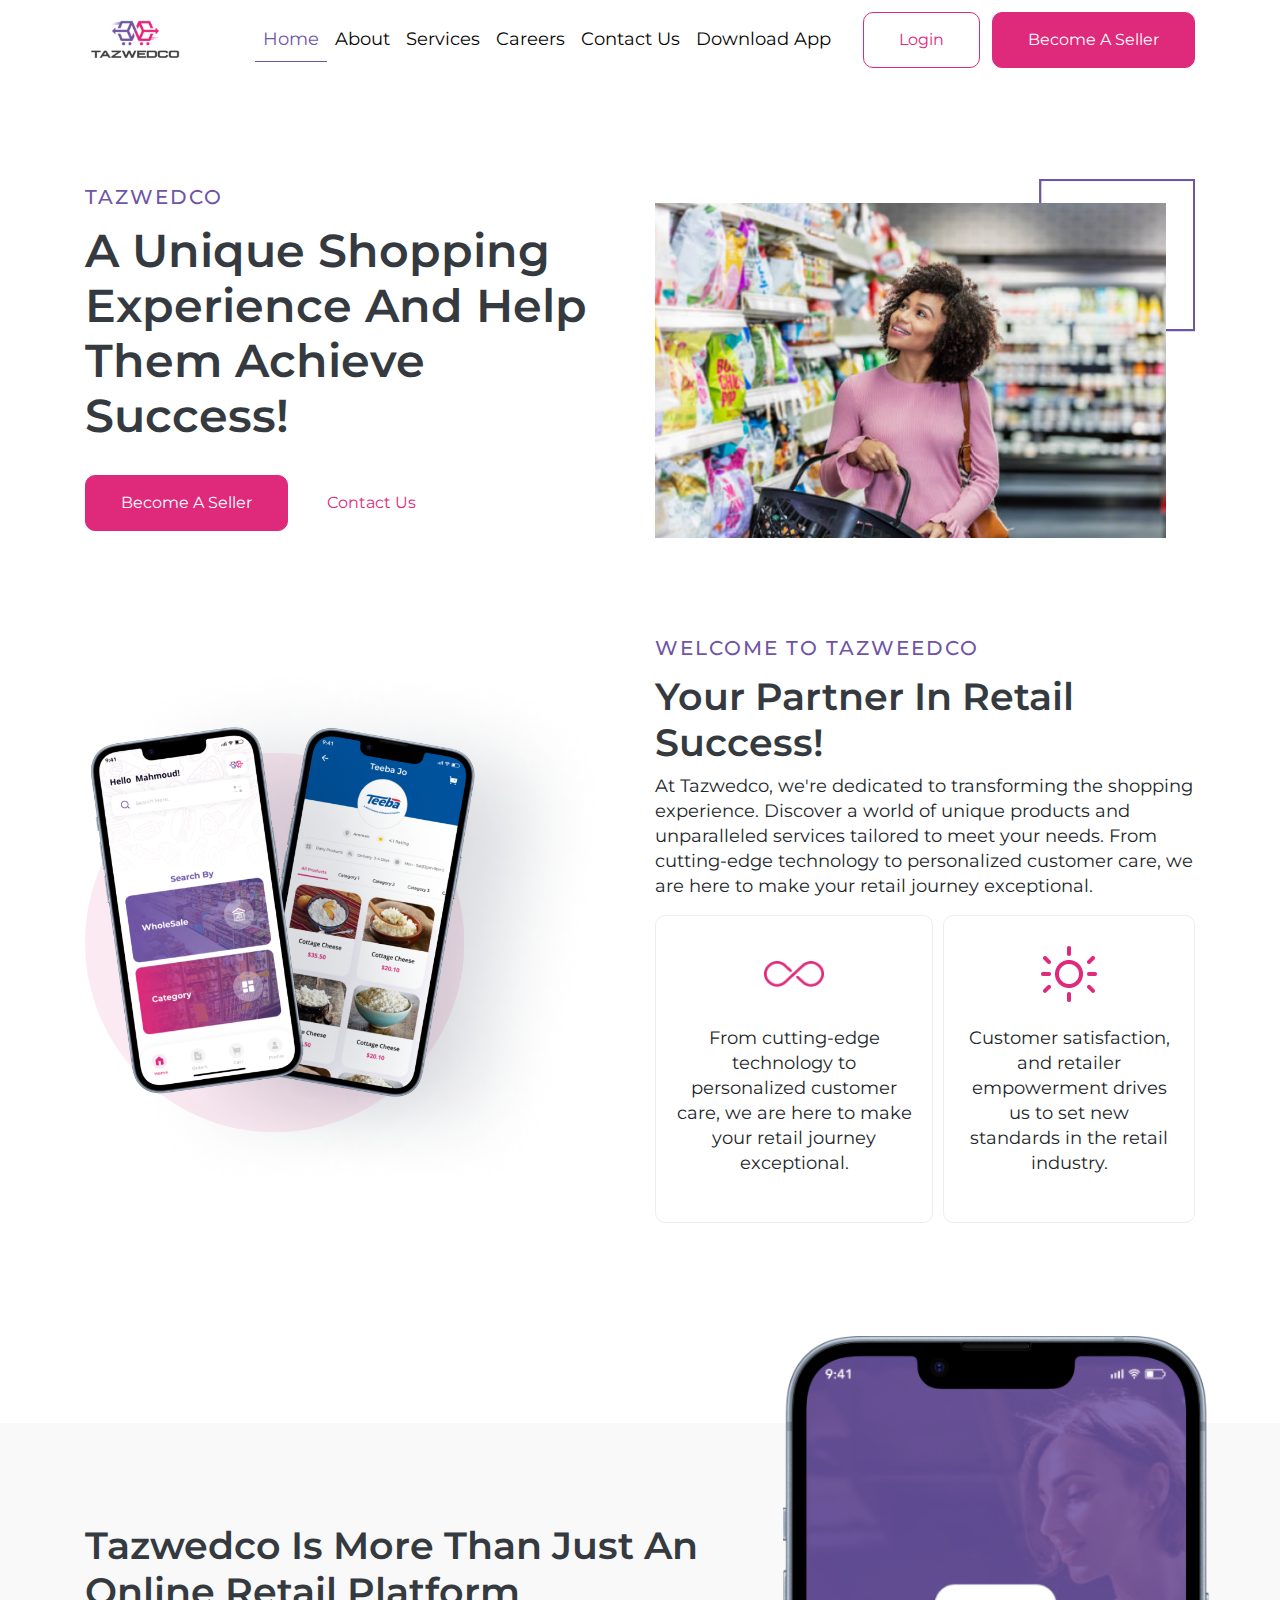
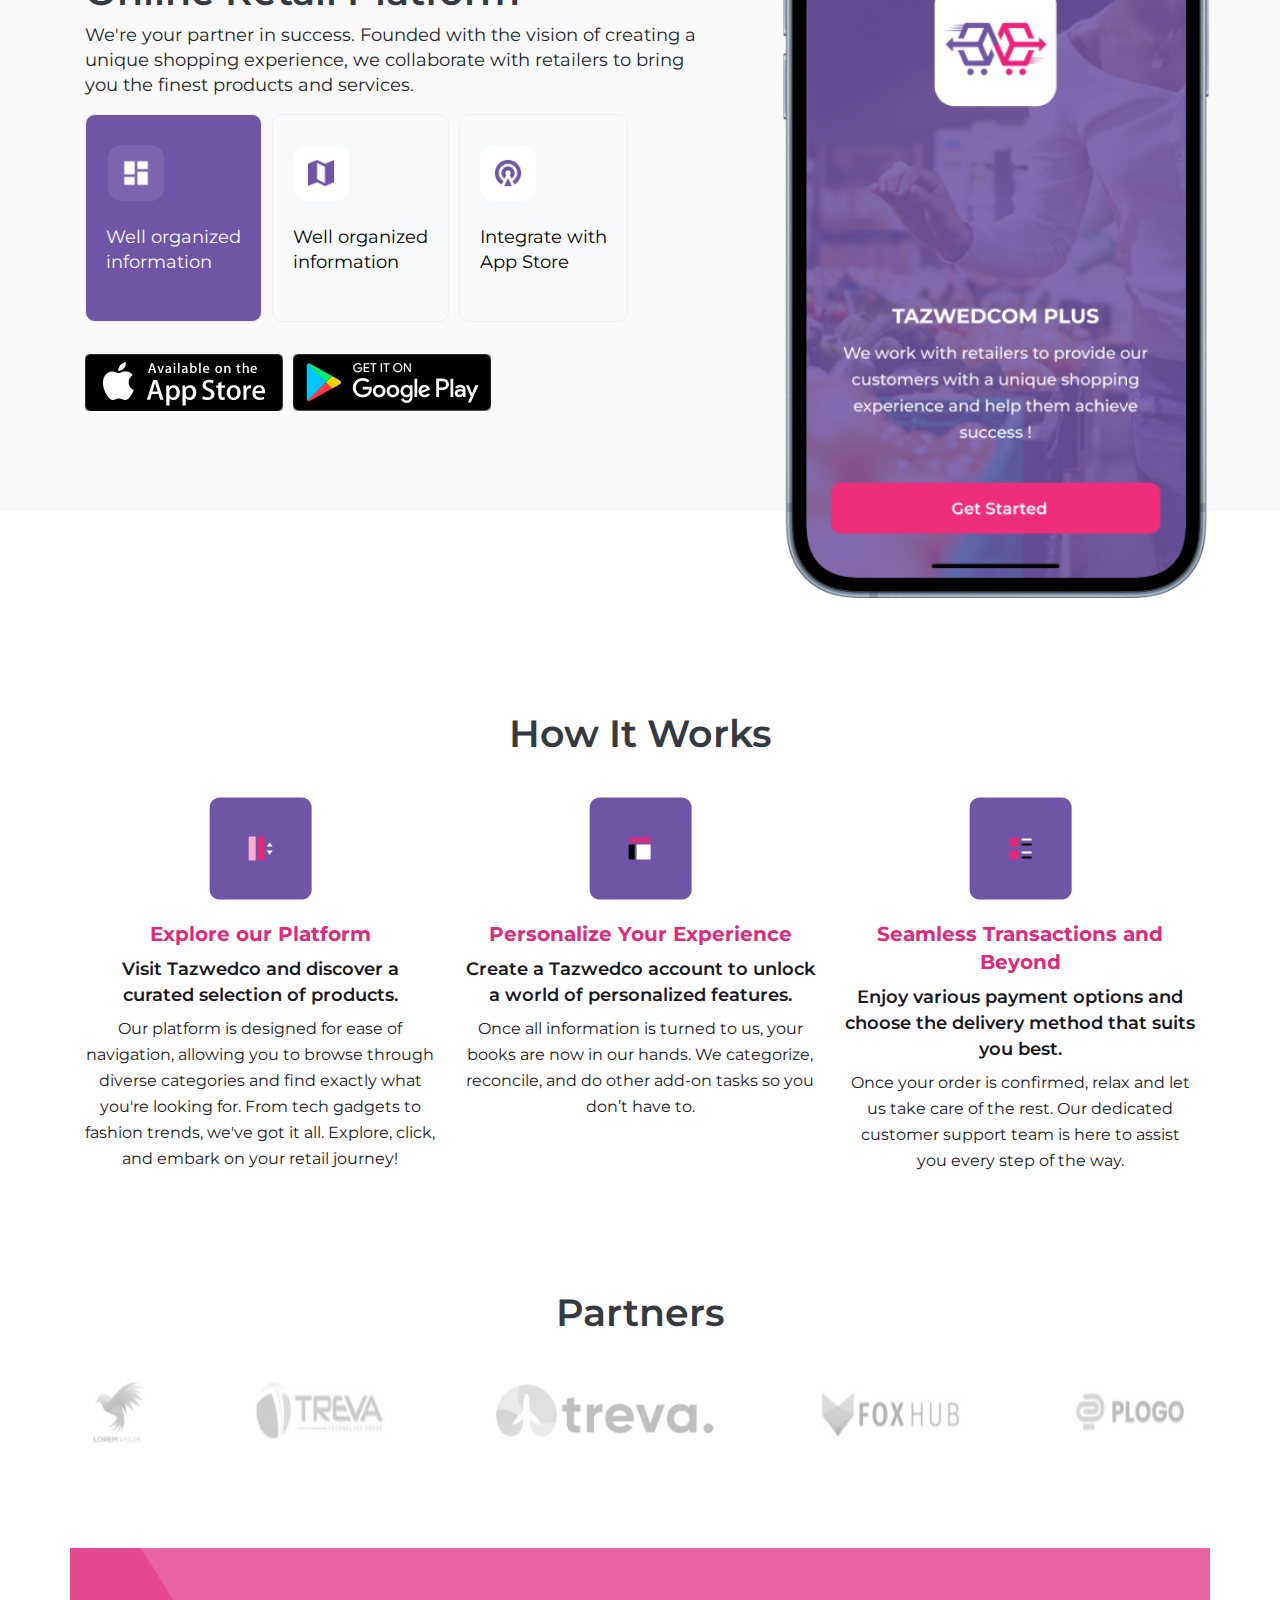
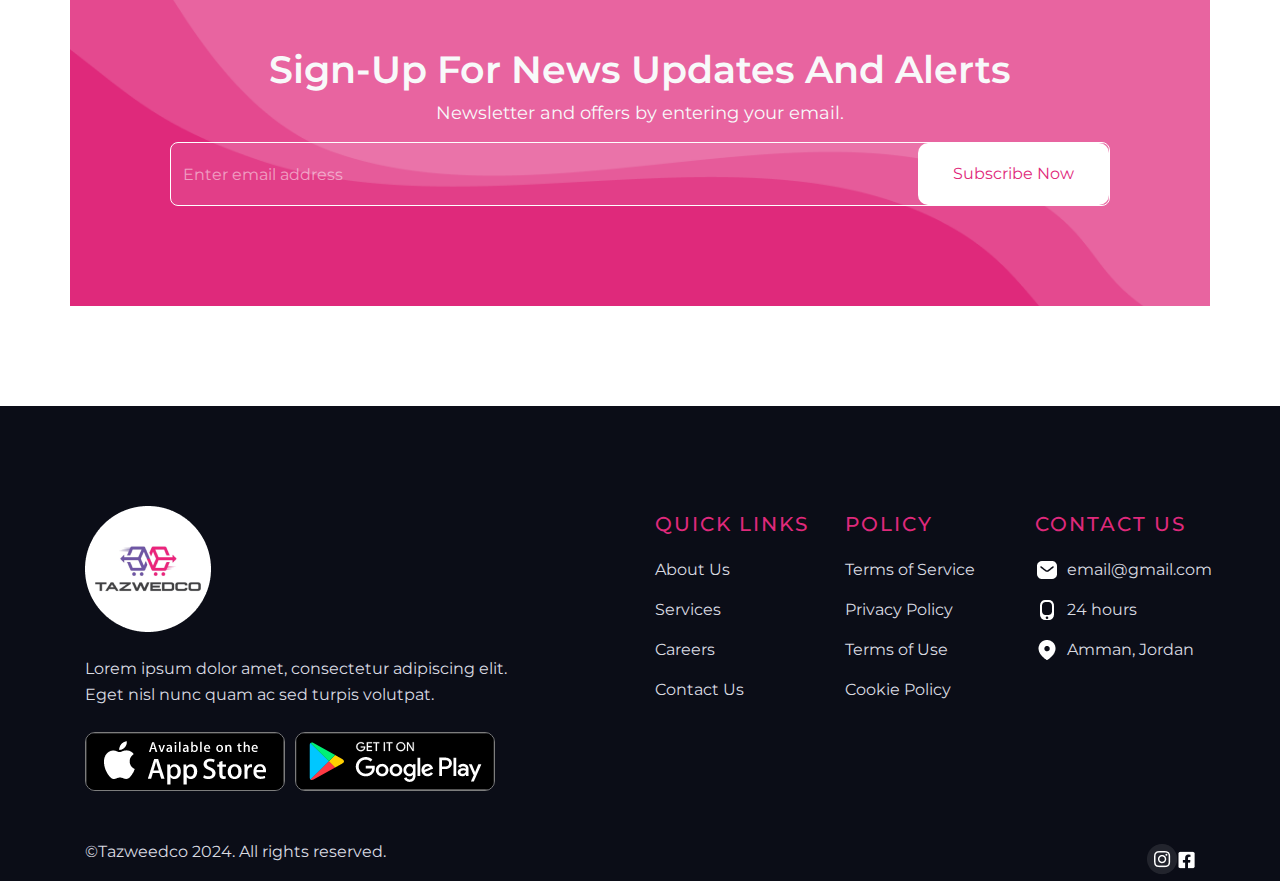
<file: index.html>
<!DOCTYPE html>
<html lang="en">
  <head>
    <meta charset="UTF-8" />
    <meta
      name="viewport"
      content="width=device-width, initial-scale=1, shrink-to-fit=no"
    />
    <link
      rel="stylesheet"
      href="https://maxcdn.bootstrapcdn.com/bootstrap/4.0.0/css/bootstrap.min.css"
    />

    <link rel="stylesheet" href="assets/css/style.css" />
    <link rel="icon" type="image/x-icon" href="assets/img/favicon-32x32.png">
    <title>Home</title>
  </head>

  <body>
    <nav class="navbar navbar-expand-lg">
      <div class="container">
        <a class="navbar-brand" href="/">
          <img src="assets/img/logo.png" alt="Tazwedco" width="100" />
        </a>

        <button
          class="navbar-toggler"
          type="button"
          data-toggle="collapse"
          data-target="#navbarNav"
          aria-controls="navbarNav"
          aria-expanded="false"
          aria-label="Toggle navigation"
        >
          <span class="navbar-toggler-icon"></span>
        </button>

        <div
          class="collapse navbar-collapse justify-content-end"
          id="navbarNav"
        >
          <ul class="navbar-nav ml-auto mr-4">
            <li class="nav-item">
              <a class="nav-link active" href="/">Home</a>
            </li>
            <li class="nav-item">
              <a class="nav-link" href="/about.html">About</a>
            </li>
            <li class="nav-item">
              <a class="nav-link" href="/services.html">Services</a>
            </li>
            <li class="nav-item">
              <a class="nav-link" href="/careers.html">Careers</a>
            </li>
            <li class="nav-item">
              <a class="nav-link" href="/contact-us.html">Contact Us</a>
            </li>
            <li class="nav-item">
              <a class="nav-link" href="/download-app.html">Download App</a>
            </li>
          </ul>

          <div class="my-2 my-lg-0">
            <a class="btn btn-outline-primary mr-2" href="/login.html">Login</a>
            <a class="btn btn-primary" href="/become-a-seller.html"
              >Become A Seller</a
            >
          </div>
        </div>
      </div>
    </nav>

    <section class="banner-section pt-100">
      <div class="container">
        <div class="row">
          <div class="col-lg-6 d-flex flex-column justify-content-center">
            <h3 class="small-heading text-purpal">Tazwedco</h3>
            <h1 class="primary-heading text-dark mt-2">
              a unique shopping experience and help <br />
              them achieve success!
            </h1>
            <div class="mt-4">
              <a class="btn btn-primary" href="/become-a-seller.html"
                >Become A Seller</a
              >
              <a
                class="btn btn-primary border-0 bg-transparent text-pink mr-2"
                href="/contact-us.html"
                >Contact Us</a
              >
            </div>
          </div>
          <div class="col-lg-6">
            <img src="assets/img/banner-image.png" width="100%" alt="" />
          </div>
        </div>
      </div>
    </section>

    <section class="welcome-section pt-100 pb-100">
      <div class="container">
        <div class="row">
          <div class="col-lg-6 d-flex flex-column justify-content-center">
            <img src="assets/img/48095730.png" width="100%" alt="" />
          </div>
          <div class="col-lg-6 d-flex flex-column justify-content-center">
            <h3 class="small-heading text-purpal">Welcome to Tazweedco</h3>
            <h2 class="medium-heading text-dark mt-2">
              Your Partner in Retail Success!
            </h2>
            <p class="text">
              At Tazwedco, we're dedicated to transforming the shopping
              experience. Discover a world of unique products and unparalleled
              services tailored to meet your needs. From cutting-edge technology
              to personalized customer care, we are here to make your retail
              journey exceptional.
            </p>
            <div class="d-md-flex gap-10">
              <div class="card-box mt-2 mt-md-0 w-md-50 text-center">
                <img
                  src="assets/img/infinty-ico.png"
                  alt=""
                  width="60"
                  height="56"
                  class="object-fit-contain"
                />
                <p class="text text-center mt-4">
                  From cutting-edge technology to personalized customer care, we
                  are here to make your retail journey exceptional.
                </p>
              </div>
              <div class="card-box mt-2 mt-md-0 w-md-50 text-center">
                <img
                  src="assets/img/sun-ico.png"
                  alt=""
                  width="56"
                  height="56"
                  class="object-fit-contain"
                />
                <p class="text text-center mt-4">
                  Customer satisfaction, and retailer empowerment drives us to
                  set new standards in the retail industry.
                </p>
              </div>
            </div>
          </div>
        </div>
      </div>
    </section>

    <section class="feature-section bg-gray mt-100">
      <div class="container">
        <div class="row">
          <div
            class="col-lg-7 d-flex flex-column justify-content-center pt-100 pb-100"
          >
            <h2 class="medium-heading text-dark">
              Tazwedco is more than just an online retail platform
            </h2>
            <p class="text">
              We're your partner in success. Founded with the vision of creating
              a unique shopping experience, we collaborate with retailers to
              bring you the finest products and services.
            </p>
            <div class="d-md-flex gap-10">
              <div class="card-box mt-2 mt-md-0 w-md-50 bg-purpal">
                <img
                  src="assets/img/48095732.png"
                  alt=""
                  width="60"
                  height="56"
                  class="object-fit-contain"
                />
                <p class="text mt-4 text-light">
                  Well organized <br />
                  information
                </p>
              </div>
              <div class="card-box mt-2 mt-md-0 w-md-50 bg-light">
                <img
                  src="assets/img/48095733.png"
                  alt=""
                  width="56"
                  height="56"
                  class="object-fit-contain"
                />
                <p class="text mt-4 text-black">
                  Well organized <br />
                  information
                </p>
              </div>
              <div class="card-box mt-2 mt-md-0 w-md-50 bg-light">
                <img
                  src="assets/img/48095734.png"
                  alt=""
                  width="56"
                  height="56"
                  class="object-fit-contain"
                />
                <p class="text mt-4 text-black">
                  Integrate with <br />
                  App Store
                </p>
              </div>
            </div>
            <div class="d-md-flex gap-10 mt-4">
              <a href="#" target="_blank" rel="noopener noreferrer">
                <img class="mt-2" src="assets/img/appstore.png" alt="" />
              </a>
              <a href="#" target="_blank" rel="noopener noreferrer">
                <img class="mt-2" src="assets/img/playstore.png" alt="" />
              </a>
            </div>
          </div>
          <div class="col-lg-5 d-flex flex-column justify-content-center">
            <img
              src="assets/img/Iphone-14.png"
              width="100%"
              alt=""
              class="Iphone-image position-absolute"
            />
          </div>
        </div>
      </div>
    </section>

    <section class="how-work-section pt-100 mt-100">
      <div class="container">
        <h2 class="medium-heading text-dark text-center">How It Works</h2>
        <div class="row mt-40">
          <div class="col-md-4">
            <div class="work-card text-center">
              <img src="/assets/img/explore-our-platform.png" alt="" />
              <h3>Explore our Platform</h3>
              <h4>
                Visit Tazwedco and discover a curated selection of products.
              </h4>
              <p>
                Our platform is designed for ease of navigation, allowing you to
                browse through diverse categories and find exactly what you're
                looking for. From tech gadgets to fashion trends, we've got it
                all. Explore, click, and embark on your retail journey!
              </p>
            </div>
          </div>
          <div class="col-md-4">
            <div class="work-card text-center">
              <img src="/assets/img/personalize-your-experience.png" alt="" />
              <h3>Personalize Your Experience</h3>
              <h4>
                Create a Tazwedco account to unlock a world of personalized
                features.
              </h4>
              <p>
                Once all information is turned to us, your books are now in our
                hands. We categorize, reconcile, and do other add-on tasks so
                you don’t have to.
              </p>
            </div>
          </div>
          <div class="col-md-4">
            <div class="work-card text-center">
              <img
                src="/assets/img/seamless-transactions-and-beyond.png"
                alt=""
              />
              <h3>Seamless Transactions and Beyond</h3>
              <h4>
                Enjoy various payment options and choose the delivery method
                that suits you best.
              </h4>
              <p>
                Once your order is confirmed, relax and let us take care of the
                rest. Our dedicated customer support team is here to assist you
                every step of the way.
              </p>
            </div>
          </div>
        </div>
      </div>
    </section>

    <section class="how-work-section pt-100">
      <div class="container">
        <h2 class="medium-heading text-dark text-center">Partners</h2>
        <div class="row mt-40">
          <div class="col">
            <div class="logos-wrapper d-md-flex justify-content-between">
              <img src="assets/img/1.jpeg" alt="" />
              <img src="assets/img/2.jpeg" alt="" />
              <img src="assets/img/3.jpeg" alt="" />
              <img src="assets/img/4.jpeg" alt="" />
              <img src="assets/img/5.jpeg" alt="" />
            </div>
          </div>
        </div>
      </div>
    </section>

    <section class="subscrib-form-section pt-100 pb-100">
      <div class="container">
        <div class="row">
          <div class="col text-center">
            <h2 class="medium-heading text-light">
              Sign-up for News Updates and Alerts
            </h2>
            <p class="text text-light">
              Newsletter and offers by entering your email.
            </p>
            <form class="d-md-flex">
              <input
                class="form-control bg-transparent border-0 text-light"
                type="email"
                placeholder="Enter email address"
                aria-label="Email"
              />
              <button class="btn btn-primary bg-white text-pink" type="submit">
                Subscribe Now
              </button>
            </form>
          </div>
        </div>
      </div>
    </section>

    <footer class="pt-100">
      <div class="container">
        <div class="row">
          <div class="col-md-5">
            <img src="assets/img/4809572945.png" alt="" />
            <p class="footer-text mt-4">
              Lorem ipsum dolor amet, consectetur adipiscing elit. Eget nisl
              nunc quam ac sed turpis volutpat.
            </p>
            <div class="d-md-flex gap-10 mt-3 download-app-btn">
              <a href="#" target="_blank" rel="noopener noreferrer">
                <img
                  class="mt-2 border-1"
                  src="assets/img/appstore.png"
                  alt=""
                />
              </a>
              <a href="#" target="_blank" rel="noopener noreferrer">
                <img class="mt-2" src="assets/img/playstore.png" alt="" />
              </a>
            </div>
          </div>

          <div class="col-md-2 offset-md-1">
            <h5 class="small-heading text-pink mt-2">Quick Links</h5>
            <ul class="nav flex-column mt-4">
              <li class="nav-item mb-3">
                <a href="/about.html" class="nav-link p-0 text-gray"
                  >About Us</a
                >
              </li>
              <li class="nav-item mb-3">
                <a href="/services.html" class="nav-link p-0 text-gray"
                  >Services</a
                >
              </li>
              <li class="nav-item mb-3">
                <a href="/careers.html" class="nav-link p-0 text-gray"
                  >Careers</a
                >
              </li>
              <li class="nav-item mb-3">
                <a href="/contact-us.html" class="nav-link p-0 text-gray"
                  >Contact Us</a
                >
              </li>
            </ul>
          </div>

          <div class="col-md-2">
            <h5 class="small-heading text-pink mt-2">Policy</h5>
            <ul class="nav flex-column mt-4">
              <li class="nav-item mb-3">
                <a href="/terms-of-service.html" class="nav-link p-0 text-gray"
                  >Terms of Service</a
                >
              </li>
              <li class="nav-item mb-3">
                <a href="/privacy-policy.html" class="nav-link p-0 text-gray"
                  >Privacy Policy</a
                >
              </li>
              <li class="nav-item mb-3">
                <a href="/terms-of-use.html" class="nav-link p-0 text-gray"
                  >Terms of Use</a
                >
              </li>
              <li class="nav-item mb-3">
                <a href="/cookie-policy.html" class="nav-link p-0 text-gray"
                  >Cookie Policy</a
                >
              </li>
            </ul>
          </div>

          <div class="col-md-2">
            <h5 class="small-heading text-pink mt-2">Contact Us</h5>
            <ul class="nav flex-column mt-4">
              <li class="nav-item mb-3">
                <a href="#" class="nav-link p-0 text-gray d-flex">
                  <img src="/assets/img/email-icon.png" alt="" />
                  <span class="ml-2">email@gmail.com</span>
                </a>
              </li>
              <li class="nav-item mb-3">
                <a href="#" class="nav-link p-0 text-gray d-flex">
                  <img src="/assets/img/phone-icon.png" alt="" />
                  <span class="ml-2">24 hours</span>
                </a>
              </li>
              <li class="nav-item mb-3">
                <a href="#" class="nav-link p-0 text-gray d-flex">
                  <img src="/assets/img/location-icon.png" alt="" />
                  <span class="ml-2">Amman, Jordan</span>
                </a>
              </li>
            </ul>
          </div>
        </div>

        <div class="d-md-flex justify-content-between pt-5">
          <p class="footer-text">©Tazweedco 2024. All rights reserved.</p>
          <div class="list-social-icons d-flex">
            <a href="#" class="nav-link p-0 text-gray d-flex">
              <img src="/assets/img/Instagram.png" alt="" />
            </a>
            <a href="#" class="nav-link p-0 text-gray d-flex">
              <img src="/assets/img/facebook-square.png" alt="" />
            </a>
          </div>
        </div>
      </div>
    </footer>

    <script src="https://code.jquery.com/jquery-3.2.1.slim.min.js"></script>
    <script src="https://cdnjs.cloudflare.com/ajax/libs/popper.js/1.12.9/umd/popper.min.js"></script>
    <script src="https://maxcdn.bootstrapcdn.com/bootstrap/4.0.0/js/bootstrap.min.js"></script>
  </body>
</html>
</file>
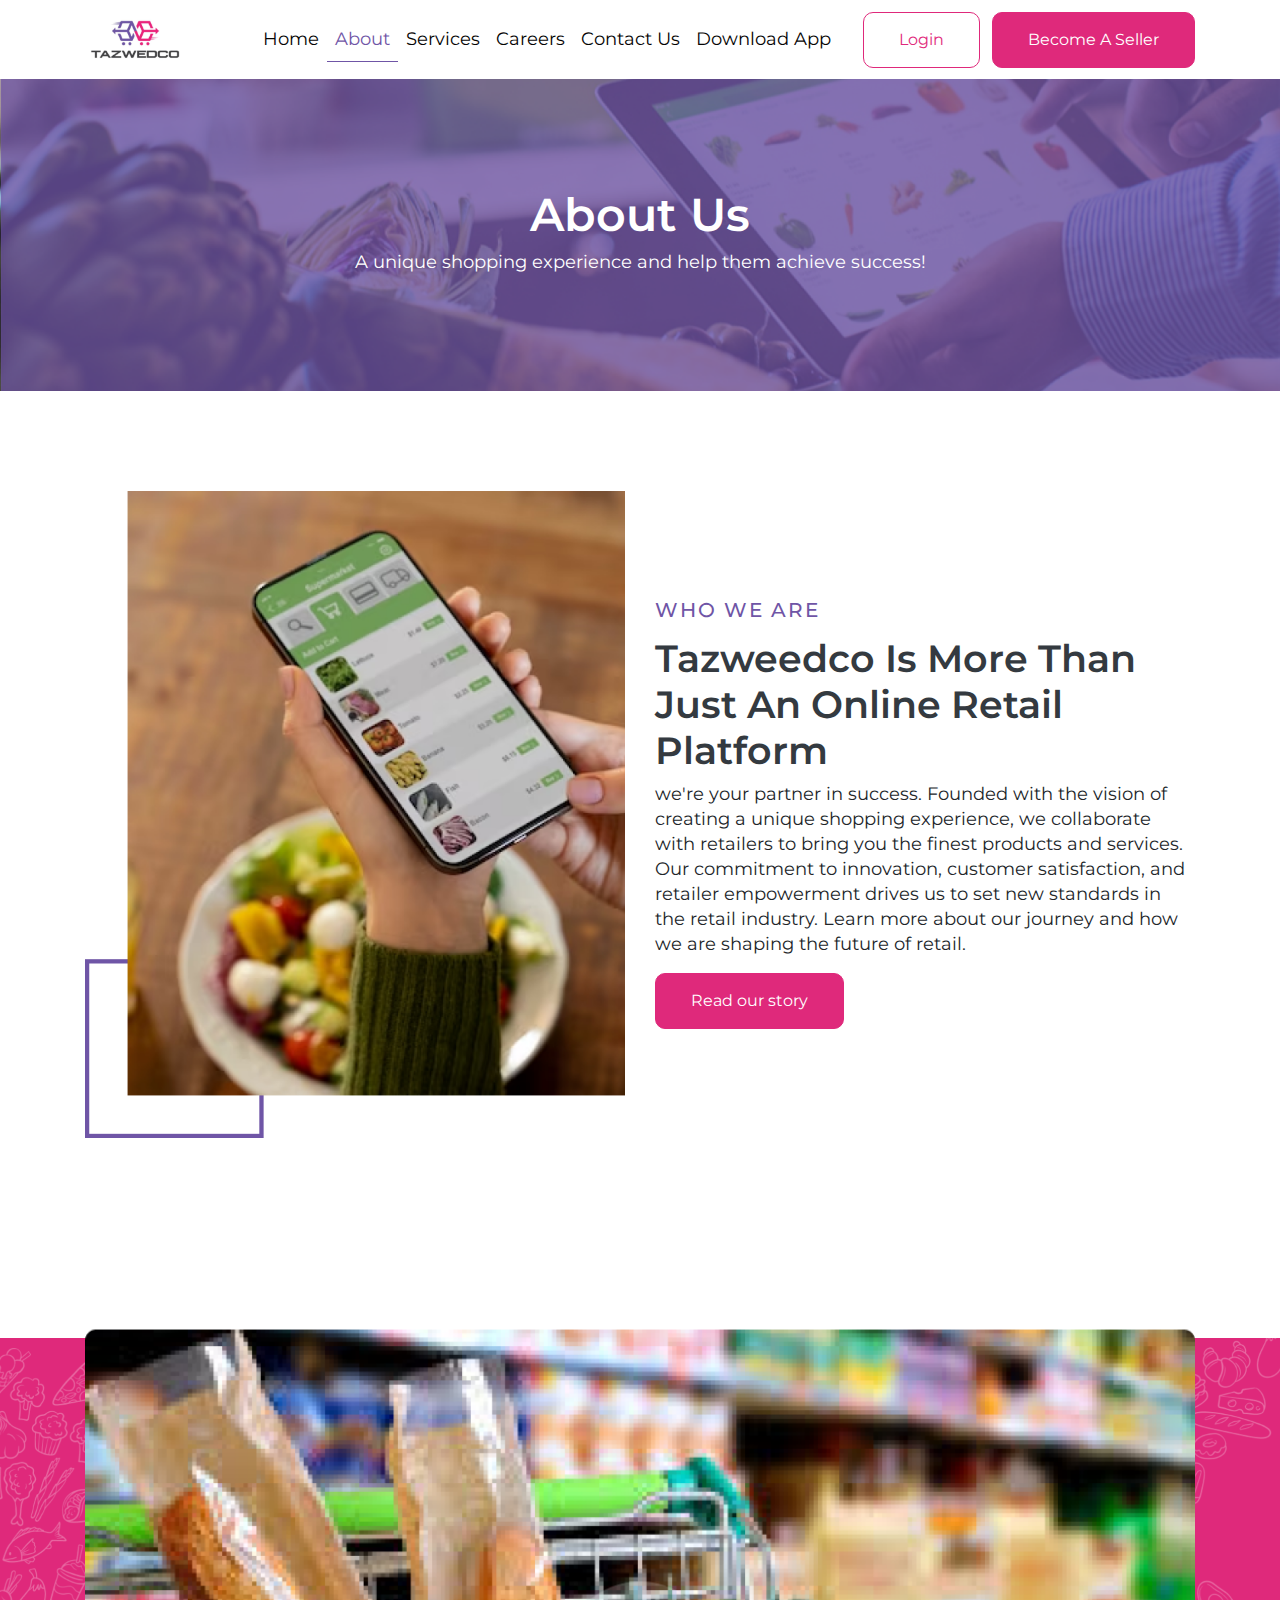
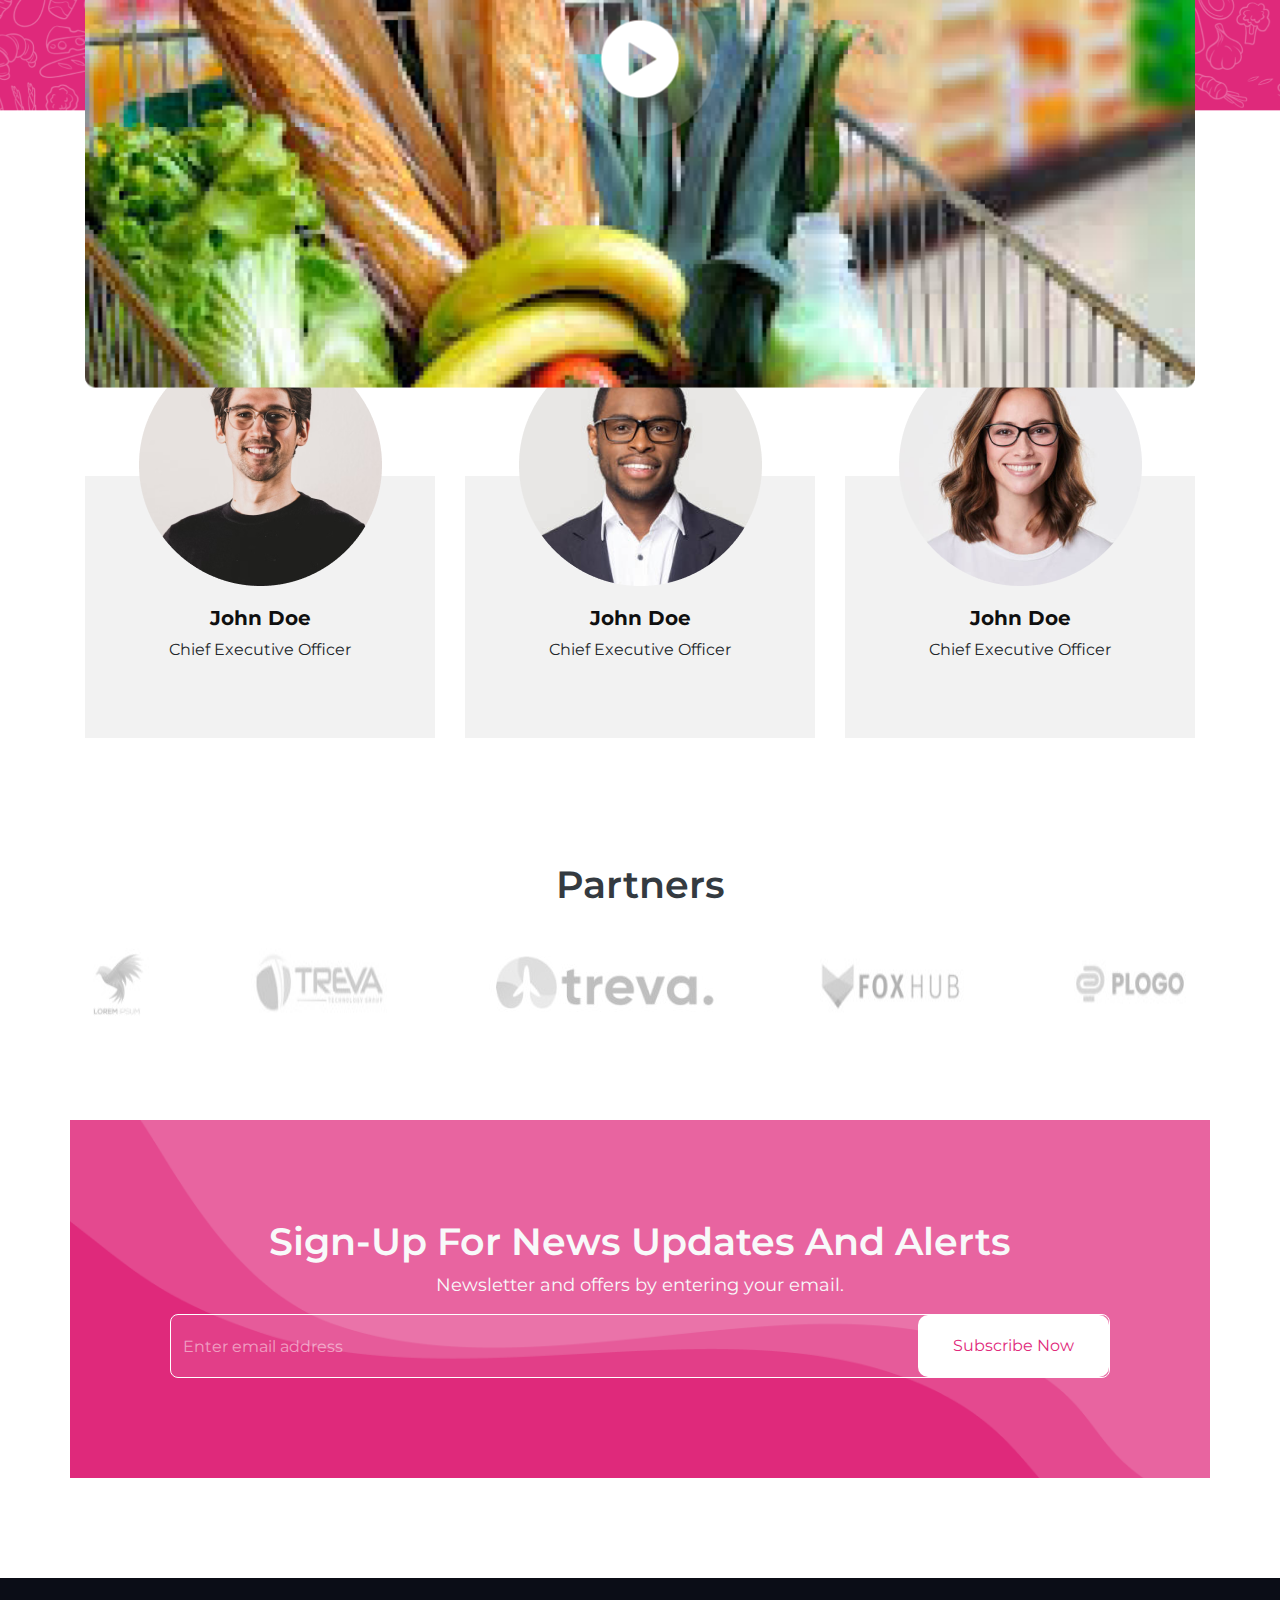
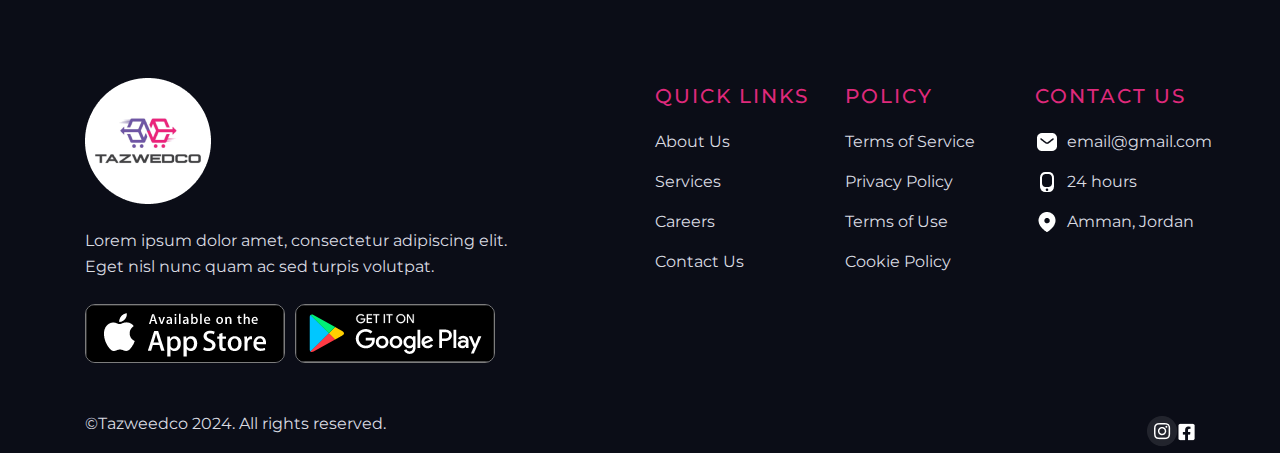
<file: about.html>
<!DOCTYPE html>
<html lang="en">
  <head>
    <meta charset="UTF-8" />
    <meta
      name="viewport"
      content="width=device-width, initial-scale=1, shrink-to-fit=no"
    />
    <link
      rel="stylesheet"
      href="https://maxcdn.bootstrapcdn.com/bootstrap/4.0.0/css/bootstrap.min.css"
    />
    <link rel="icon" type="image/x-icon" href="assets/img/favicon-32x32.png">

    <link rel="stylesheet" href="assets/css/style.css" />
    <title>About Us</title>
  </head>

  <body>
    <nav class="navbar navbar-expand-lg">
      <div class="container">
        <a class="navbar-brand" href="/">
          <img src="assets/img/logo.png" alt="Tazwedco" width="100" />
        </a>

        <button
          class="navbar-toggler"
          type="button"
          data-toggle="collapse"
          data-target="#navbarNav"
          aria-controls="navbarNav"
          aria-expanded="false"
          aria-label="Toggle navigation"
        >
          <span class="navbar-toggler-icon"></span>
        </button>

        <div
          class="collapse navbar-collapse justify-content-end"
          id="navbarNav"
        >
          <ul class="navbar-nav ml-auto mr-4">
            <li class="nav-item">
              <a class="nav-link" href="/">Home</a>
            </li>
            <li class="nav-item">
              <a class="nav-link active" href="/about.html">About</a>
            </li>
            <li class="nav-item">
              <a class="nav-link" href="/services.html">Services</a>
            </li>
            <li class="nav-item">
              <a class="nav-link" href="/careers.html">Careers</a>
            </li>
            <li class="nav-item">
              <a class="nav-link" href="/contact-us.html">Contact Us</a>
            </li>
            <li class="nav-item">
              <a class="nav-link" href="/download-app.html">Download App</a>
            </li>
          </ul>

          <div class="my-2 my-lg-0">
            <a class="btn btn-outline-primary mr-2" href="/login.html">Login</a>
            <a class="btn btn-primary" href="/become-a-seller.html"
              >Become A Seller</a
            >
          </div>
        </div>
      </div>
    </nav>

    <section class="about-banner-section pt-100 pb-100">
      <div class="container">
        <div class="row">
          <div
            class="col d-flex flex-column justify-content-center text-center"
          >
            <h1 class="primary-heading text-white mt-2">About Us</h1>
            <p class="text text-white">
              A unique shopping experience and help them achieve success!
            </p>
          </div>
        </div>
      </div>
    </section>

    <section class="welcome-section pt-100 pb-100">
      <div class="container">
        <div class="row">
          <div class="col-lg-6 d-flex flex-column justify-content-center">
            <img src="assets/img/48095737.png" width="100%" alt="" />
          </div>
          <div class="col-lg-6 d-flex flex-column justify-content-center">
            <h3 class="small-heading text-purpal">Who We Are</h3>
            <h2 class="medium-heading text-dark mt-2">
              Tazweedco is more than just an online retail platform
            </h2>
            <p class="text">
              we're your partner in success. Founded with the vision of creating
              a unique shopping experience, we collaborate with retailers to
              bring you the finest products and services. Our commitment to
              innovation, customer satisfaction, and retailer empowerment drives
              us to set new standards in the retail industry. Learn more about
              our journey and how we are shaping the future of retail.
            </p>
            <div class="row">
              <div class="col-md-4">
                <a class="btn btn-primary" href="#">Read our story</a>
              </div>
            </div>
          </div>
        </div>
      </div>
    </section>

    <section class="about-video-section mt-100 pt-100">
      <div class="container">
        <div class="row">
          <div class="col pb-100">
            <h2 class="medium-heading text-white text-center">
              Your Partner in Retail Success!
            </h2>

            <div width="100%" id="video-container">
              <img
                id="banner-image"
                src="assets/img/6155.png"
                alt="Banner Image"
              />
              <button
                class="bg-transparent border-0 outline-0"
                id="play-button"
              >
                <img src="assets/img/48095671.png" alt="" />
              </button>
              <video id="Ggvideo" controls>
                <source
                  src="https://www.w3schools.com/html/mov_bbb.mp4"
                  type="video/mp4"
                />
                Your browser does not support the video tag.
              </video>
            </div>
          </div>
        </div>
      </div>
    </section>

    <section class="team-section py-4">
      <div class="container">
        <h2 class="medium-heading text-dark text-center">Our Team</h2>
        <div class="row mt-40">
          <div class="col-md-4">
            <div class="text-center">
              <img src="/assets/img/team-1.png" alt="" />
              <div class="team-card">
                <h3>John Doe</h3>
                <p>Chief Executive Officer</p>
              </div>
            </div>
          </div>
          <div class="col-md-4">
            <div class="text-center">
              <img src="/assets/img/team-2.png" alt="" />
              <div class="team-card">
                <h3>John Doe</h3>
                <p>Chief Executive Officer</p>
              </div>
            </div>
          </div>
          <div class="col-md-4">
            <div class="text-center">
              <img src="/assets/img/team-3.png" alt="" />
              <div class="team-card">
                <h3>John Doe</h3>
                <p>Chief Executive Officer</p>
              </div>
            </div>
          </div>
        </div>
      </div>
    </section>

    <section class="how-work-section pt-100">
      <div class="container">
        <h2 class="medium-heading text-dark text-center">Partners</h2>
        <div class="row mt-40">
          <div class="col">
            <div class="logos-wrapper d-md-flex justify-content-between">
              <img src="assets/img/1.jpeg" alt="" />
              <img src="assets/img/2.jpeg" alt="" />
              <img src="assets/img/3.jpeg" alt="" />
              <img src="assets/img/4.jpeg" alt="" />
              <img src="assets/img/5.jpeg" alt="" />
            </div>
          </div>
        </div>
      </div>
    </section>

    <section class="subscrib-form-section pt-100 pb-100">
      <div class="container">
        <div class="row">
          <div class="col text-center">
            <h2 class="medium-heading text-light">
              Sign-up for News Updates and Alerts
            </h2>
            <p class="text text-light">
              Newsletter and offers by entering your email.
            </p>
            <form class="d-md-flex">
              <input
                class="form-control bg-transparent border-0 text-light"
                type="email"
                placeholder="Enter email address"
                aria-label="Email"
              />
              <button class="btn btn-primary bg-white text-pink" type="submit">
                Subscribe Now
              </button>
            </form>
          </div>
        </div>
      </div>
    </section>

    <footer class="pt-100">
      <div class="container">
        <div class="row">
          <div class="col-md-5">
            <img src="assets/img/4809572945.png" alt="" />
            <p class="footer-text mt-4">
              Lorem ipsum dolor amet, consectetur adipiscing elit. Eget nisl
              nunc quam ac sed turpis volutpat.
            </p>
            <div class="d-md-flex gap-10 mt-3 download-app-btn">
              <a href="#" target="_blank" rel="noopener noreferrer">
                <img
                  class="mt-2 border-1"
                  src="assets/img/appstore.png"
                  alt=""
                />
              </a>
              <a href="#" target="_blank" rel="noopener noreferrer">
                <img class="mt-2" src="assets/img/playstore.png" alt="" />
              </a>
            </div>
          </div>

          <div class="col-md-2 offset-md-1">
            <h5 class="small-heading text-pink mt-2">Quick Links</h5>
            <ul class="nav flex-column mt-4">
              <li class="nav-item mb-3">
                <a href="/about.html" class="nav-link p-0 text-gray"
                  >About Us</a
                >
              </li>
              <li class="nav-item mb-3">
                <a href="/services.html" class="nav-link p-0 text-gray"
                  >Services</a
                >
              </li>
              <li class="nav-item mb-3">
                <a href="/careers.html" class="nav-link p-0 text-gray"
                  >Careers</a
                >
              </li>
              <li class="nav-item mb-3">
                <a href="/contact-us.html" class="nav-link p-0 text-gray"
                  >Contact Us</a
                >
              </li>
            </ul>
          </div>

          <div class="col-md-2">
            <h5 class="small-heading text-pink mt-2">Policy</h5>
            <ul class="nav flex-column mt-4">
              <li class="nav-item mb-3">
                <a href="/terms-of-service.html" class="nav-link p-0 text-gray"
                  >Terms of Service</a
                >
              </li>
              <li class="nav-item mb-3">
                <a href="/privacy-policy.html" class="nav-link p-0 text-gray"
                  >Privacy Policy</a
                >
              </li>
              <li class="nav-item mb-3">
                <a href="/terms-of-use.html" class="nav-link p-0 text-gray"
                  >Terms of Use</a
                >
              </li>
              <li class="nav-item mb-3">
                <a href="/cookie-policy.html" class="nav-link p-0 text-gray"
                  >Cookie Policy</a
                >
              </li>
            </ul>
          </div>

          <div class="col-md-2">
            <h5 class="small-heading text-pink mt-2">Contact Us</h5>
            <ul class="nav flex-column mt-4">
              <li class="nav-item mb-3">
                <a href="#" class="nav-link p-0 text-gray d-flex">
                  <img src="/assets/img/email-icon.png" alt="" />
                  <span class="ml-2">email@gmail.com</span>
                </a>
              </li>
              <li class="nav-item mb-3">
                <a href="#" class="nav-link p-0 text-gray d-flex">
                  <img src="/assets/img/phone-icon.png" alt="" />
                  <span class="ml-2">24 hours</span>
                </a>
              </li>
              <li class="nav-item mb-3">
                <a href="#" class="nav-link p-0 text-gray d-flex">
                  <img src="/assets/img/location-icon.png" alt="" />
                  <span class="ml-2">Amman, Jordan</span>
                </a>
              </li>
            </ul>
          </div>
        </div>

        <div class="d-md-flex justify-content-between pt-5">
          <p class="footer-text">©Tazweedco 2024. All rights reserved.</p>
          <div class="list-social-icons d-flex">
            <a href="#" class="nav-link p-0 text-gray d-flex">
              <img src="/assets/img/Instagram.png" alt="" />
            </a>
            <a href="#" class="nav-link p-0 text-gray d-flex">
              <img src="/assets/img/facebook-square.png" alt="" />
            </a>
          </div>
        </div>
      </div>
    </footer>

    <script type="text/javascript" src="assets/js/script.js"></script>
    <script src="https://code.jquery.com/jquery-3.2.1.slim.min.js"></script>
    <script src="https://cdnjs.cloudflare.com/ajax/libs/popper.js/1.12.9/umd/popper.min.js"></script>
    <script src="https://maxcdn.bootstrapcdn.com/bootstrap/4.0.0/js/bootstrap.min.js"></script>
  </body>
</html>
</file>
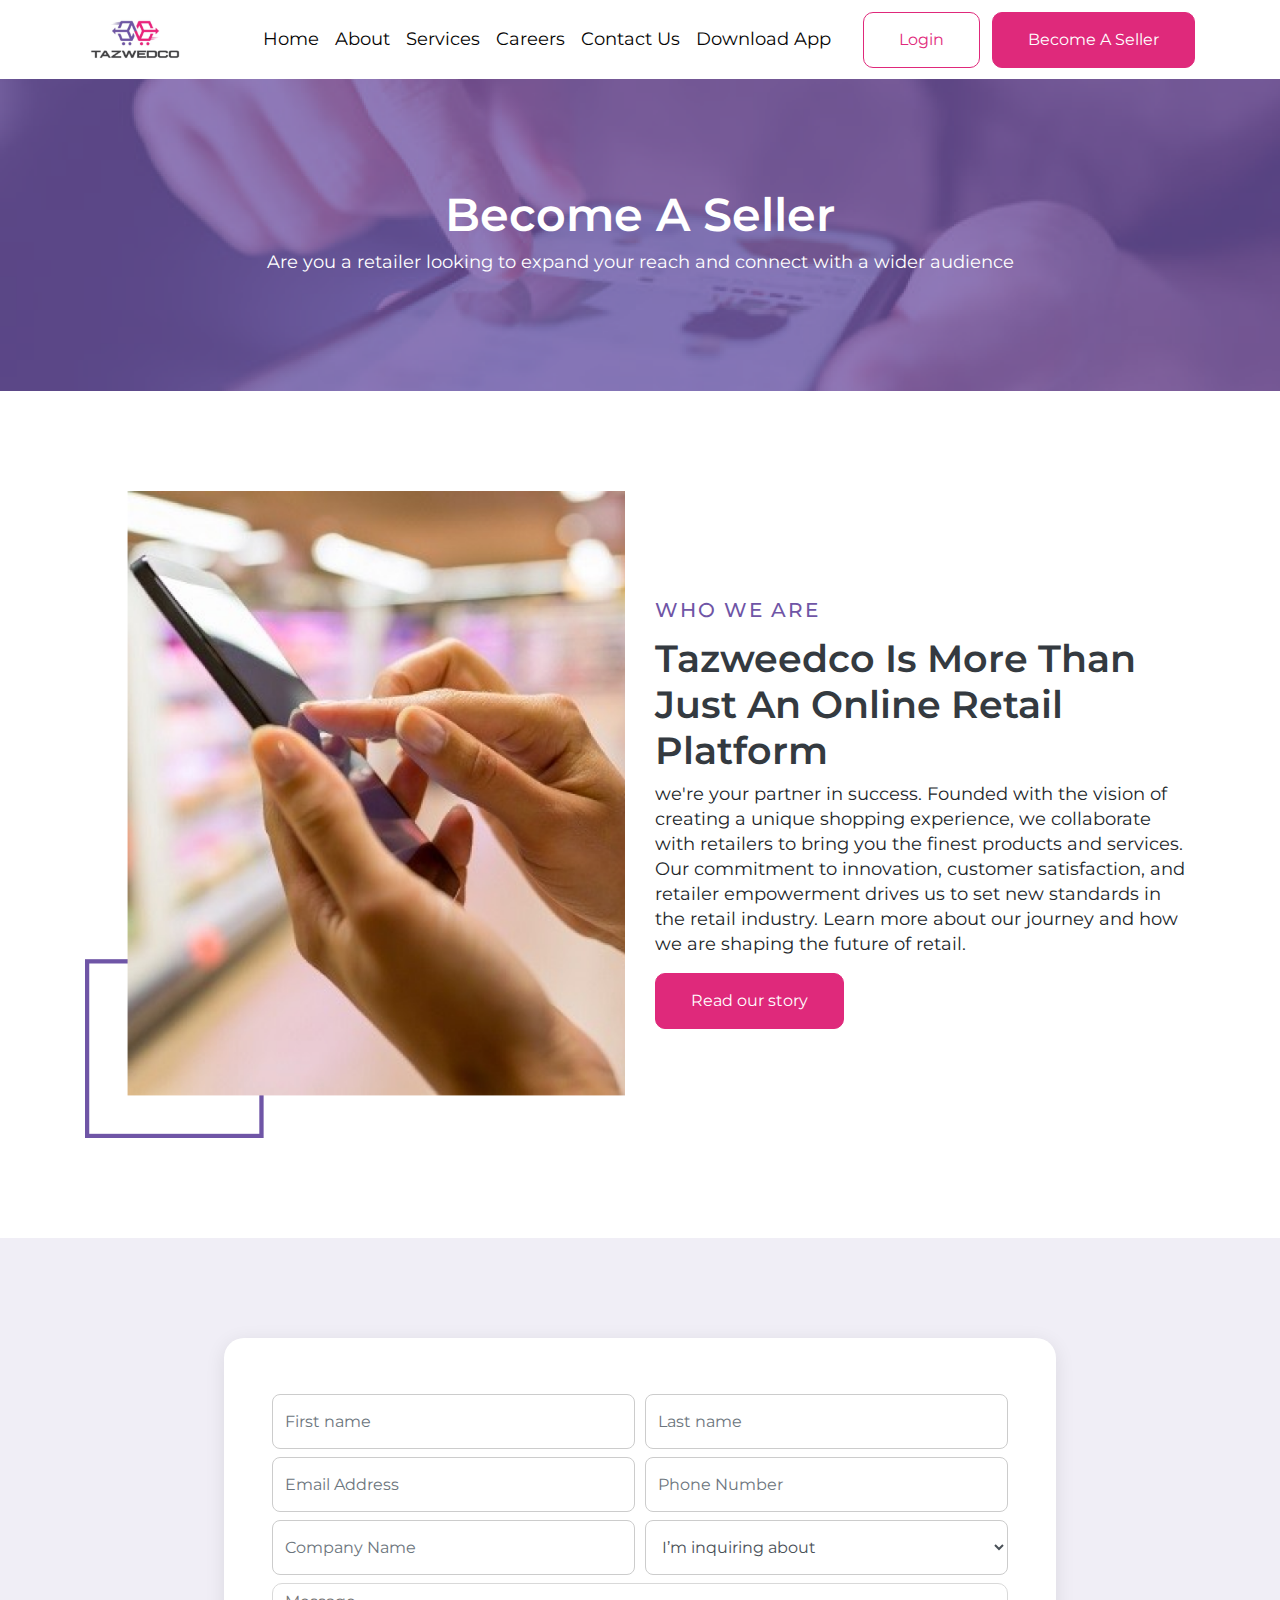
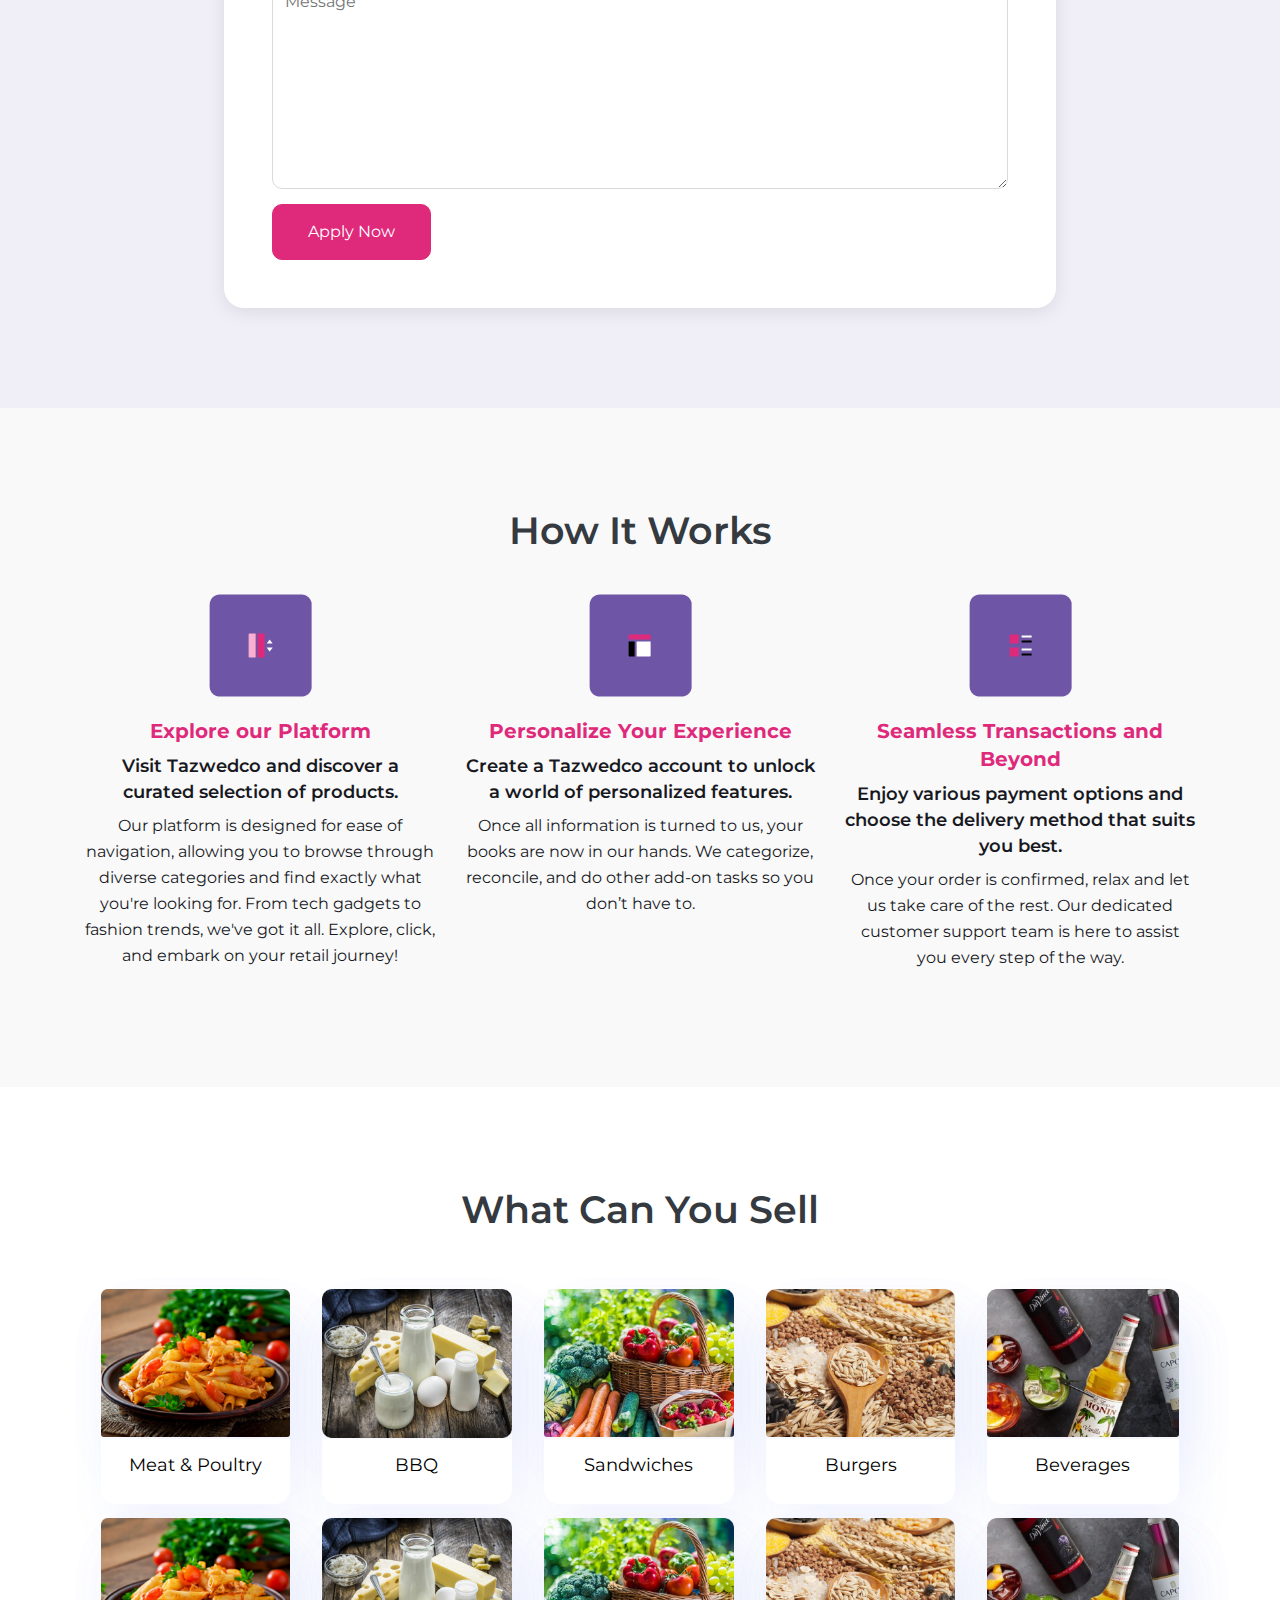
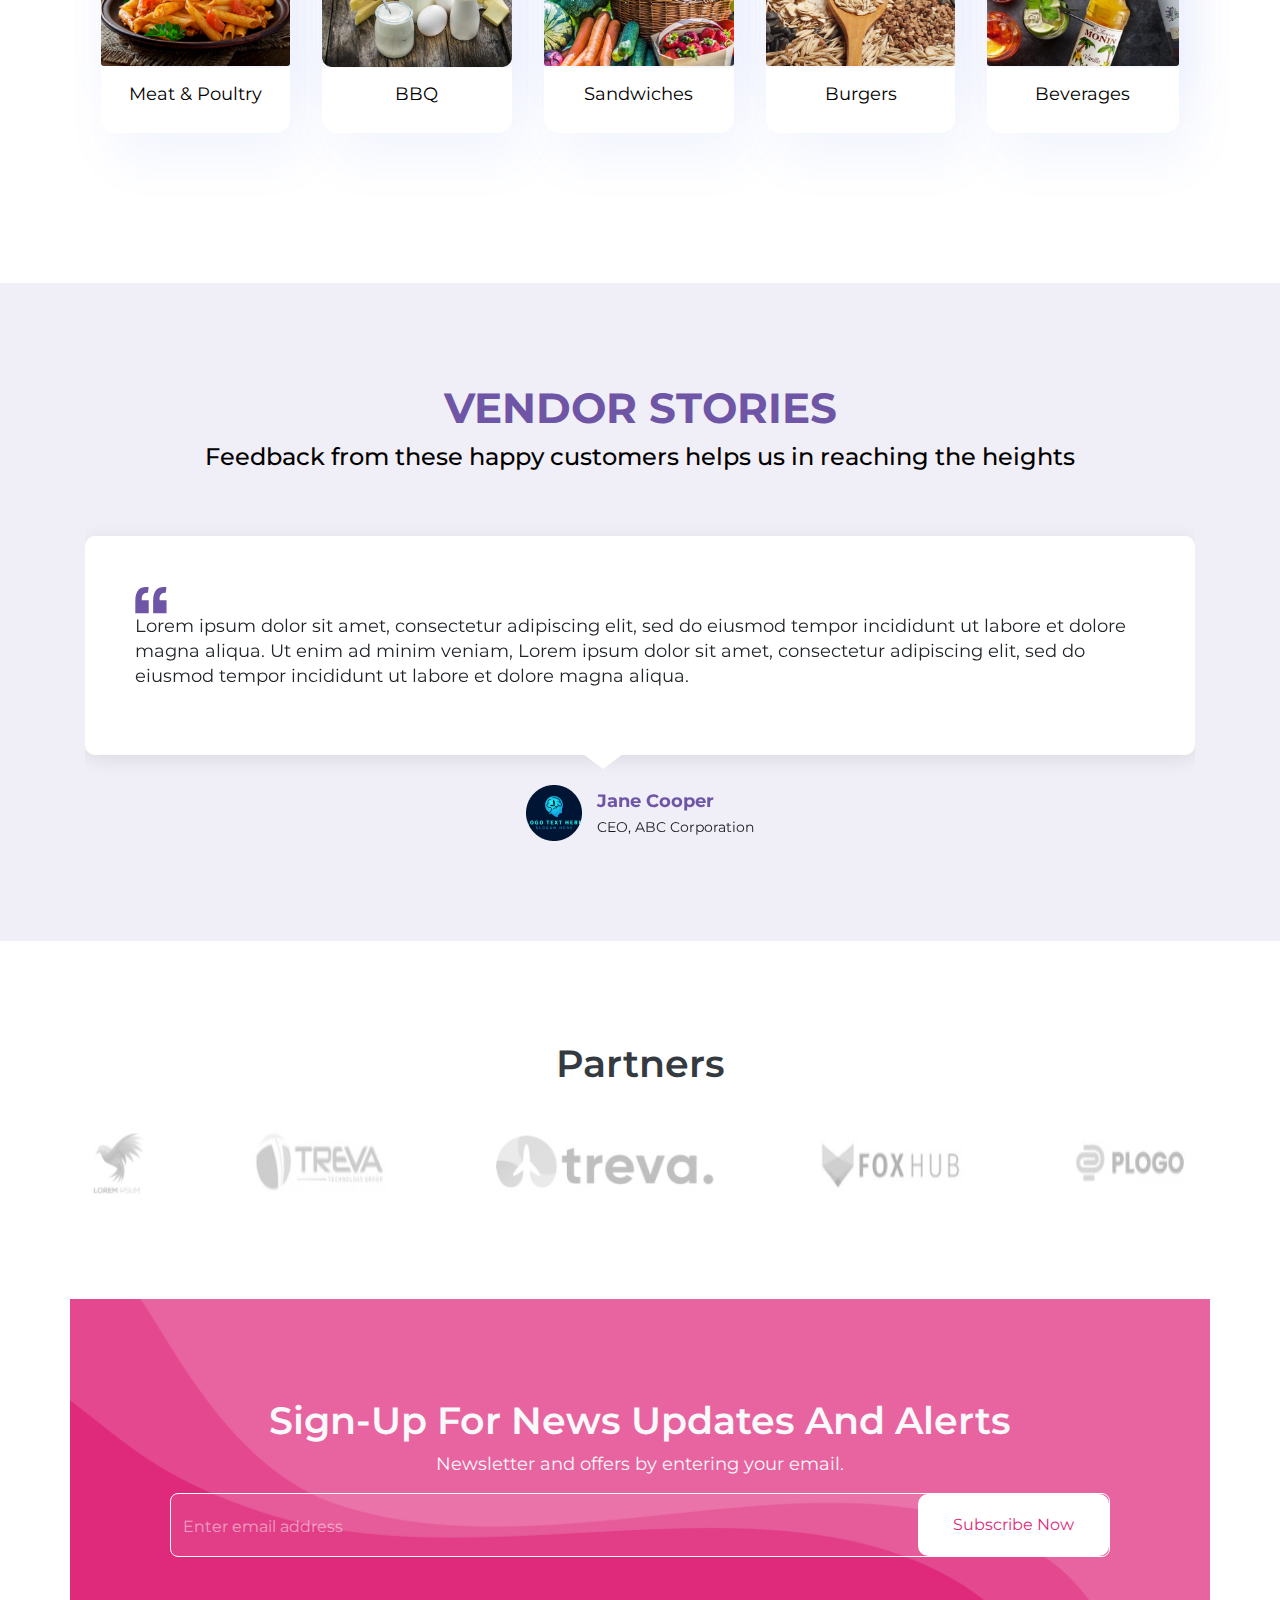
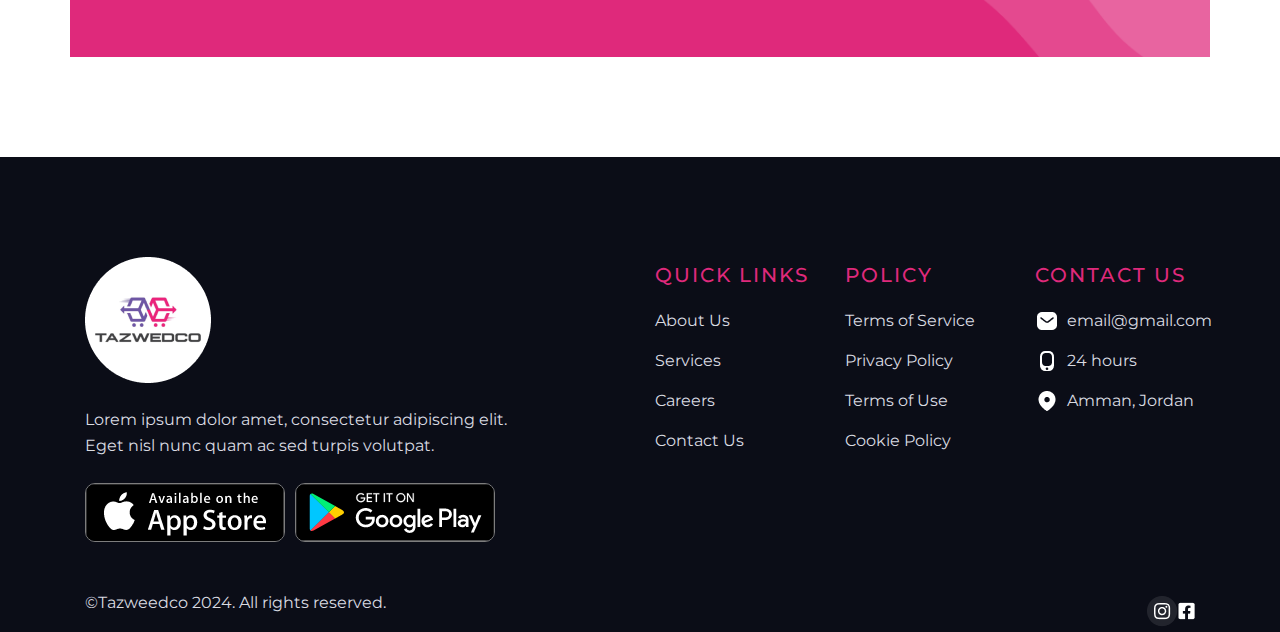
<file: become-a-seller.html>
<!DOCTYPE html>
<html lang="en">
  <head>
    <meta charset="UTF-8" />
    <meta
      name="viewport"
      content="width=device-width, initial-scale=1, shrink-to-fit=no"
    />
    <link
      rel="stylesheet"
      href="https://maxcdn.bootstrapcdn.com/bootstrap/4.0.0/css/bootstrap.min.css"
    />
    <script src="https://code.jquery.com/jquery-3.5.1.js"></script>
    <script src="https://cdnjs.cloudflare.com/ajax/libs/OwlCarousel2/2.3.4/owl.carousel.min.js"></script>
    <link rel="stylesheet" href="https://cdnjs.cloudflare.com/ajax/libs/OwlCarousel2/2.3.4/assets/owl.carousel.min.css">
    <link rel="icon" type="image/x-icon" href="assets/img/favicon-32x32.png">

    <link rel="stylesheet" href="assets/css/style.css" />
    <title>Become A Seller</title>
  </head>

  <body>
    <nav class="navbar navbar-expand-lg">
      <div class="container">
        <a class="navbar-brand" href="/">
          <img src="assets/img/logo.png" alt="Tazwedco" width="100" />
        </a>

        <button
          class="navbar-toggler"
          type="button"
          data-toggle="collapse"
          data-target="#navbarNav"
          aria-controls="navbarNav"
          aria-expanded="false"
          aria-label="Toggle navigation"
        >
          <span class="navbar-toggler-icon"></span>
        </button>

        <div
          class="collapse navbar-collapse justify-content-end"
          id="navbarNav"
        >
          <ul class="navbar-nav ml-auto mr-4">
            <li class="nav-item">
              <a class="nav-link" href="/">Home</a>
            </li>
            <li class="nav-item">
              <a class="nav-link" href="/about.html">About</a>
            </li>
            <li class="nav-item">
              <a class="nav-link" href="/services.html">Services</a>
            </li>
            <li class="nav-item">
              <a class="nav-link" href="/careers.html">Careers</a>
            </li>
            <li class="nav-item">
              <a class="nav-link" href="/contact-us.html">Contact Us</a>
            </li>
            <li class="nav-item">
              <a class="nav-link" href="/download-app.html">Download App</a>
            </li>
          </ul>

          <div class="my-2 my-lg-0">
            <a class="btn btn-outline-primary mr-2" href="/login.html">Login</a>
            <a class="btn btn-primary" href="/become-a-seller.html"
              >Become A Seller</a
            >
          </div>
        </div>
      </div>
    </nav>

    <section class="seller-banner-section pt-100 pb-100">
      <div class="container">
        <div class="row">
          <div
            class="col d-flex flex-column justify-content-center text-center"
          >
            <h1 class="primary-heading text-white mt-2">Become A Seller</h1>
            <p class="text text-white">
              Are you a retailer looking to expand your reach and connect with a
              wider audience
            </p>
          </div>
        </div>
      </div>
    </section>

    <section class="welcome-section pt-100 pb-100">
      <div class="container">
        <div class="row">
          <div class="col-lg-6 d-flex flex-column justify-content-center">
            <img src="assets/img/48095751.png" width="100%" alt="" />
          </div>
          <div class="col-lg-6 d-flex flex-column justify-content-center">
            <h3 class="small-heading text-purpal">Who We Are</h3>
            <h2 class="medium-heading text-dark mt-2">
              Tazweedco is more than just an online retail platform
            </h2>
            <p class="text">
              we're your partner in success. Founded with the vision of creating
              a unique shopping experience, we collaborate with retailers to
              bring you the finest products and services. Our commitment to
              innovation, customer satisfaction, and retailer empowerment drives
              us to set new standards in the retail industry. Learn more about
              our journey and how we are shaping the future of retail.
            </p>
            <div class="row">
              <div class="col-md-4">
                <a class="btn btn-primary" href="#">Read our story</a>
              </div>
            </div>
          </div>
        </div>
      </div>
    </section>

    <section class="seller-form-section pt-100">
      <div class="container">
        <div class="row">
          <div class="col pb-100">
            <form class="w-75 m-auto p-md-5 p-3 bg-white">
              <div class="form-row">
                <div class="col-md-6">
                  <input
                    type="text"
                    class="form-control mt-2"
                    name="First_Name"
                    placeholder="First name"
                  />
                </div>
                <div class="col-md-6">
                  <input
                    type="text"
                    class="form-control mt-2"
                    name="Last_Name"
                    placeholder="Last name"
                  />
                </div>
              </div>

              <div class="form-row">
                <div class="col-md-6">
                  <input
                    type="text"
                    class="form-control mt-2"
                    name="Email_Address"
                    placeholder="Email Address"
                  />
                </div>
                <div class="col-md-6">
                  <input
                    type="text"
                    class="form-control mt-2"
                    name="Phone_No"
                    placeholder="Phone Number"
                  />
                </div>
              </div>

              <div class="form-row">
                <div class="col-md-6">
                  <input
                    type="text"
                    class="form-control mt-2"
                    name="Company_Name"
                    placeholder="Company Name"
                  />
                </div>
                <div class="col-md-6">
                  <select
                    name="Inquiring_About"
                    class="form-control mt-2"
                    id="select-box"
                  >
                    <option value="" selected="" disabled="">
                      I’m inquiring about
                    </option>
                  </select>
                </div>
              </div>
              <div class="form-row">
                <div class="col">
                  <textarea
                    name="Message"
                    class="textarea-f mt-2"
                    placeholder="Message"
                    id=""
                    cols="30"
                    rows="8"
                  ></textarea>
                </div>
              </div>

              <div class="form-row mt-2">
                <div class="col-md-6">
                  <button class="btn btn-primary" type="submit">
                    Apply Now
                  </button>
                </div>
              </div>
            </form>
          </div>
        </div>
      </div>
    </section>

    <section class="how-work-section bg-gray pb-100 pt-100">
      <div class="container">
        <h2 class="medium-heading text-dark text-center">How It Works</h2>
        <div class="row mt-40">
          <div class="col-md-4">
            <div class="work-card text-center">
              <img src="/assets/img/explore-our-platform.png" alt="" />
              <h3>Explore our Platform</h3>
              <h4>
                Visit Tazwedco and discover a curated selection of products.
              </h4>
              <p>
                Our platform is designed for ease of navigation, allowing you to
                browse through diverse categories and find exactly what you're
                looking for. From tech gadgets to fashion trends, we've got it
                all. Explore, click, and embark on your retail journey!
              </p>
            </div>
          </div>
          <div class="col-md-4">
            <div class="work-card text-center">
              <img src="/assets/img/personalize-your-experience.png" alt="" />
              <h3>Personalize Your Experience</h3>
              <h4>
                Create a Tazwedco account to unlock a world of personalized
                features.
              </h4>
              <p>
                Once all information is turned to us, your books are now in our
                hands. We categorize, reconcile, and do other add-on tasks so
                you don’t have to.
              </p>
            </div>
          </div>
          <div class="col-md-4">
            <div class="work-card text-center">
              <img
                src="/assets/img/seamless-transactions-and-beyond.png"
                alt=""
              />
              <h3>Seamless Transactions and Beyond</h3>
              <h4>
                Enjoy various payment options and choose the delivery method
                that suits you best.
              </h4>
              <p>
                Once your order is confirmed, relax and let us take care of the
                rest. Our dedicated customer support team is here to assist you
                every step of the way.
              </p>
            </div>
          </div>
        </div>
      </div>
    </section>

    <section class="selling-things-section pt-100 pb-100">
      <div class="container">
        <h2 class="medium-heading text-dark text-center">What can you sell</h2>
        <div class="row mt-40">
          <div class="col">
            <div class="d-md-flex">
              <div class="m-3">
                <div class="image-overlay-wrapper">
                  <div class="card text-white">
                    <img
                      class="card-img"
                      src="assets/img/Meat-Poultry.png"
                      alt=""
                    />

                    <div class="card-img-overlay selling-things-card">
                      <h4 class="card-icon">
                        <img src="assets/img/48095752.png" alt="" />
                      </h4>
                      <div class="hover-text">
                        <p class="text">Meat & Poultry</p>
                      </div>
                    </div>
                    <div class="hover-image">
                      <img
                        class="card-img"
                        src="assets/img/Meat-Poultry-Hover.png"
                        alt=""
                      />
                      <div class="hover-text-image-wrap">
                        <img src="assets/img/48095752.png" alt="" />
                        <p class="text">Meat & Poultry</p>
                      </div>
                    </div>
                  </div>
                </div>
              </div>
              <div class="m-3">
                <div class="image-overlay-wrapper">
                  <div class="card text-white">
                    <img class="card-img" src="assets/img/BBQ.png" alt="" />

                    <div class="card-img-overlay selling-things-card">
                      <h4 class="card-icon">
                        <img src="assets/img/48095752.png" alt="" />
                      </h4>
                      <div class="hover-text">
                        <p class="text">BBQ</p>
                      </div>
                    </div>
                    <div class="hover-image">
                      <img
                        class="card-img"
                        src="assets/img/BBQ-Hover.png"
                        alt=""
                      />
                      <div class="hover-text-image-wrap">
                        <img src="assets/img/48095752.png" alt="" />
                        <p class="text">BBQ</p>
                      </div>
                    </div>
                  </div>
                </div>
              </div>
              <div class="m-3">
                <div class="image-overlay-wrapper">
                  <div class="card text-white">
                    <img
                      class="card-img"
                      src="assets/img/Sandwiches.png"
                      alt=""
                    />

                    <div class="card-img-overlay selling-things-card">
                      <h4 class="card-icon">
                        <img src="assets/img/48095752.png" alt="" />
                      </h4>
                      <div class="hover-text">
                        <p class="text">Sandwiches</p>
                      </div>
                    </div>
                    <div class="hover-image">
                      <img
                        class="card-img"
                        src="assets/img/Sandwiches-Hover.png"
                        alt=""
                      />
                      <div class="hover-text-image-wrap">
                        <img src="assets/img/48095752.png" alt="" />
                        <p class="text">Sandwiches</p>
                      </div>
                    </div>
                  </div>
                </div>
              </div>
              <div class="m-3">
                <div class="image-overlay-wrapper">
                  <div class="card text-white">
                    <img class="card-img" src="assets/img/Burgers.png" alt="" />

                    <div class="card-img-overlay selling-things-card">
                      <h4 class="card-icon">
                        <img src="assets/img/48095752.png" alt="" />
                      </h4>
                      <div class="hover-text">
                        <p class="text">Burgers</p>
                      </div>
                    </div>
                    <div class="hover-image">
                      <img
                        class="card-img"
                        src="assets/img/Burgers-Hover.png"
                        alt=""
                      />
                      <div class="hover-text-image-wrap">
                        <img src="assets/img/48095752.png" alt="" />
                        <p class="text">Burgers</p>
                      </div>
                    </div>
                  </div>
                </div>
              </div>
              <div class="m-3">
                <div class="image-overlay-wrapper">
                  <div class="card text-white">
                    <img
                      class="card-img"
                      src="assets/img/Beverages.png"
                      alt=""
                    />

                    <div class="card-img-overlay selling-things-card">
                      <h4 class="card-icon">
                        <img src="assets/img/48095752.png" alt="" />
                      </h4>
                      <div class="hover-text">
                        <p class="text">Beverages</p>
                      </div>
                    </div>
                    <div class="hover-image">
                      <img
                        class="card-img"
                        src="assets/img/Beverages-Hover.png"
                        alt=""
                      />
                      <div class="hover-text-image-wrap">
                        <img src="assets/img/48095752.png" alt="" />
                        <p class="text">Beverages</p>
                      </div>
                    </div>
                  </div>
                </div>
              </div>
            </div>
            <div class="d-md-flex mt-5">
              <div class="m-3">
                <div class="image-overlay-wrapper">
                  <div class="card text-white">
                    <img
                      class="card-img"
                      src="assets/img/Meat-Poultry.png"
                      alt=""
                    />

                    <div class="card-img-overlay selling-things-card">
                      <h4 class="card-icon">
                        <img src="assets/img/48095752.png" alt="" />
                      </h4>
                      <div class="hover-text">
                        <p class="text">Meat & Poultry</p>
                      </div>
                    </div>
                    <div class="hover-image">
                      <img
                        class="card-img"
                        src="assets/img/Meat-Poultry-Hover.png"
                        alt=""
                      />
                      <div class="hover-text-image-wrap">
                        <img src="assets/img/48095752.png" alt="" />
                        <p class="text">Meat & Poultry</p>
                      </div>
                    </div>
                  </div>
                </div>
              </div>
              <div class="m-3">
                <div class="image-overlay-wrapper">
                  <div class="card text-white">
                    <img class="card-img" src="assets/img/BBQ.png" alt="" />

                    <div class="card-img-overlay selling-things-card">
                      <h4 class="card-icon">
                        <img src="assets/img/48095752.png" alt="" />
                      </h4>
                      <div class="hover-text">
                        <p class="text">BBQ</p>
                      </div>
                    </div>
                    <div class="hover-image">
                      <img
                        class="card-img"
                        src="assets/img/BBQ-Hover.png"
                        alt=""
                      />
                      <div class="hover-text-image-wrap">
                        <img src="assets/img/48095752.png" alt="" />
                        <p class="text">BBQ</p>
                      </div>
                    </div>
                  </div>
                </div>
              </div>
              <div class="m-3">
                <div class="image-overlay-wrapper">
                  <div class="card text-white">
                    <img
                      class="card-img"
                      src="assets/img/Sandwiches.png"
                      alt=""
                    />

                    <div class="card-img-overlay selling-things-card">
                      <h4 class="card-icon">
                        <img src="assets/img/48095752.png" alt="" />
                      </h4>
                      <div class="hover-text">
                        <p class="text">Sandwiches</p>
                      </div>
                    </div>
                    <div class="hover-image">
                      <img
                        class="card-img"
                        src="assets/img/Sandwiches-Hover.png"
                        alt=""
                      />
                      <div class="hover-text-image-wrap">
                        <img src="assets/img/48095752.png" alt="" />
                        <p class="text">Sandwiches</p>
                      </div>
                    </div>
                  </div>
                </div>
              </div>
              <div class="m-3">
                <div class="image-overlay-wrapper">
                  <div class="card text-white">
                    <img class="card-img" src="assets/img/Burgers.png" alt="" />

                    <div class="card-img-overlay selling-things-card">
                      <h4 class="card-icon">
                        <img src="assets/img/48095752.png" alt="" />
                      </h4>
                      <div class="hover-text">
                        <p class="text">Burgers</p>
                      </div>
                    </div>
                    <div class="hover-image">
                      <img
                        class="card-img"
                        src="assets/img/Burgers-Hover.png"
                        alt=""
                      />
                      <div class="hover-text-image-wrap">
                        <img src="assets/img/48095752.png" alt="" />
                        <p class="text">Burgers</p>
                      </div>
                    </div>
                  </div>
                </div>
              </div>
              <div class="m-3">
                <div class="image-overlay-wrapper">
                  <div class="card text-white">
                    <img
                      class="card-img"
                      src="assets/img/Beverages.png"
                      alt=""
                    />

                    <div class="card-img-overlay selling-things-card">
                      <h4 class="card-icon">
                        <img src="assets/img/48095752.png" alt="" />
                      </h4>
                      <div class="hover-text">
                        <p class="text">Beverages</p>
                      </div>
                    </div>
                    <div class="hover-image">
                      <img
                        class="card-img"
                        src="assets/img/Beverages-Hover.png"
                        alt=""
                      />
                      <div class="hover-text-image-wrap">
                        <img src="assets/img/48095752.png" alt="" />
                        <p class="text">Beverages</p>
                      </div>
                    </div>
                  </div>
                </div>
              </div>
            </div>
          </div>
        </div>
      </div>
    </section>
    <section class="testimonial-section mt-100 pt-100">
      <div class="container">
        <div class="row">
          <div class="col pb-100">
            <div class="testimonial-title-wrap">
              <h2>VENDOR STORIES</h2>
              <p>
                Feedback from these happy customers helps us in reaching the
                heights
              </p>
            </div>

            <div class="owl-carousel owl-theme">
              <div class="item">
                <div class="testi-container mt-5">
                  <p class="text">
                    <img src="assets/img/quoat.svg" alt="" />
                    Lorem ipsum dolor sit amet, consectetur adipiscing elit, sed
                    do eiusmod tempor incididunt ut labore et dolore magna
                    aliqua. Ut enim ad minim veniam, Lorem ipsum dolor sit amet,
                    consectetur adipiscing elit, sed do eiusmod tempor
                    incididunt ut labore et dolore magna aliqua.
                  </p>
                </div>
                <div class="testimonial-author-name">
                  <div class="image-box">
                    <img src="assets/img/Photo.png" alt="">
                  </div>
                  <div class="name-box">
                    <div class="author-name">Jane Cooper</div>
                    <div class="author-position">CEO, ABC Corporation</div>
                  </div>
                </div>
              </div>
            </div>
            <script>
              $(".owl-carousel").owlCarousel({
                loop: true,
                margin: 10,
                nav: true,
                responsive: {
                  0: {
                    items: 1,
                  },
                  600: {
                    items: 1,
                  },
                  1000: {
                    items: 1,
                  },
                },
              });
            </script>
          </div>
        </div>
      </div>
    </section>

    <section class="how-work-section pt-100">
      <div class="container">
        <h2 class="medium-heading text-dark text-center">Partners</h2>
        <div class="row mt-40">
          <div class="col">
            <div class="logos-wrapper d-md-flex justify-content-between">
              <img src="assets/img/1.jpeg" alt="" />
              <img src="assets/img/2.jpeg" alt="" />
              <img src="assets/img/3.jpeg" alt="" />
              <img src="assets/img/4.jpeg" alt="" />
              <img src="assets/img/5.jpeg" alt="" />
            </div>
          </div>
        </div>
      </div>
    </section>

    <section class="subscrib-form-section pt-100 pb-100">
      <div class="container">
        <div class="row">
          <div class="col text-center">
            <h2 class="medium-heading text-light">
              Sign-up for News Updates and Alerts
            </h2>
            <p class="text text-light">
              Newsletter and offers by entering your email.
            </p>
            <form class="d-md-flex">
              <input
                class="form-control bg-transparent border-0 text-light"
                type="email"
                placeholder="Enter email address"
                aria-label="Email"
              />
              <button class="btn btn-primary bg-white text-pink" type="submit">
                Subscribe Now
              </button>
            </form>
          </div>
        </div>
      </div>
    </section>

    <footer class="pt-100">
      <div class="container">
        <div class="row">
          <div class="col-md-5">
            <img src="assets/img/4809572945.png" alt="" />
            <p class="footer-text mt-4">
              Lorem ipsum dolor amet, consectetur adipiscing elit. Eget nisl
              nunc quam ac sed turpis volutpat.
            </p>
            <div class="d-md-flex gap-10 mt-3 download-app-btn">
              <a href="#" target="_blank" rel="noopener noreferrer">
                <img
                  class="mt-2 border-1"
                  src="assets/img/appstore.png"
                  alt=""
                />
              </a>
              <a href="#" target="_blank" rel="noopener noreferrer">
                <img class="mt-2" src="assets/img/playstore.png" alt="" />
              </a>
            </div>
          </div>

          <div class="col-md-2 offset-md-1">
            <h5 class="small-heading text-pink mt-2">Quick Links</h5>
            <ul class="nav flex-column mt-4">
              <li class="nav-item mb-3">
                <a href="/about.html" class="nav-link p-0 text-gray"
                  >About Us</a
                >
              </li>
              <li class="nav-item mb-3">
                <a href="/services.html" class="nav-link p-0 text-gray"
                  >Services</a
                >
              </li>
              <li class="nav-item mb-3">
                <a href="/careers.html" class="nav-link p-0 text-gray"
                  >Careers</a
                >
              </li>
              <li class="nav-item mb-3">
                <a href="/contact-us.html" class="nav-link p-0 text-gray"
                  >Contact Us</a
                >
              </li>
            </ul>
          </div>

          <div class="col-md-2">
            <h5 class="small-heading text-pink mt-2">Policy</h5>
            <ul class="nav flex-column mt-4">
              <li class="nav-item mb-3">
                <a href="/terms-of-service.html" class="nav-link p-0 text-gray"
                  >Terms of Service</a
                >
              </li>
              <li class="nav-item mb-3">
                <a href="/privacy-policy.html" class="nav-link p-0 text-gray"
                  >Privacy Policy</a
                >
              </li>
              <li class="nav-item mb-3">
                <a href="/terms-of-use.html" class="nav-link p-0 text-gray"
                  >Terms of Use</a
                >
              </li>
              <li class="nav-item mb-3">
                <a href="/cookie-policy.html" class="nav-link p-0 text-gray"
                  >Cookie Policy</a
                >
              </li>
            </ul>
          </div>

          <div class="col-md-2">
            <h5 class="small-heading text-pink mt-2">Contact Us</h5>
            <ul class="nav flex-column mt-4">
              <li class="nav-item mb-3">
                <a href="#" class="nav-link p-0 text-gray d-flex">
                  <img src="/assets/img/email-icon.png" alt="" />
                  <span class="ml-2">email@gmail.com</span>
                </a>
              </li>
              <li class="nav-item mb-3">
                <a href="#" class="nav-link p-0 text-gray d-flex">
                  <img src="/assets/img/phone-icon.png" alt="" />
                  <span class="ml-2">24 hours</span>
                </a>
              </li>
              <li class="nav-item mb-3">
                <a href="#" class="nav-link p-0 text-gray d-flex">
                  <img src="/assets/img/location-icon.png" alt="" />
                  <span class="ml-2">Amman, Jordan</span>
                </a>
              </li>
            </ul>
          </div>
        </div>

        <div class="d-md-flex justify-content-between pt-5">
          <p class="footer-text">©Tazweedco 2024. All rights reserved.</p>
          <div class="list-social-icons d-flex">
            <a href="#" class="nav-link p-0 text-gray d-flex">
              <img src="/assets/img/Instagram.png" alt="" />
            </a>
            <a href="#" class="nav-link p-0 text-gray d-flex">
              <img src="/assets/img/facebook-square.png" alt="" />
            </a>
          </div>
        </div>
      </div>
    </footer>


    <script type="text/javascript" src="assets/js/script.js"></script>
    <!-- <script src="https://code.jquery.com/jquery-3.2.1.slim.min.js"></script> -->
    <script src="https://cdnjs.cloudflare.com/ajax/libs/popper.js/1.12.9/umd/popper.min.js"></script>
    <script src="https://maxcdn.bootstrapcdn.com/bootstrap/4.0.0/js/bootstrap.min.js"></script>
  </body>
</html>
</file>
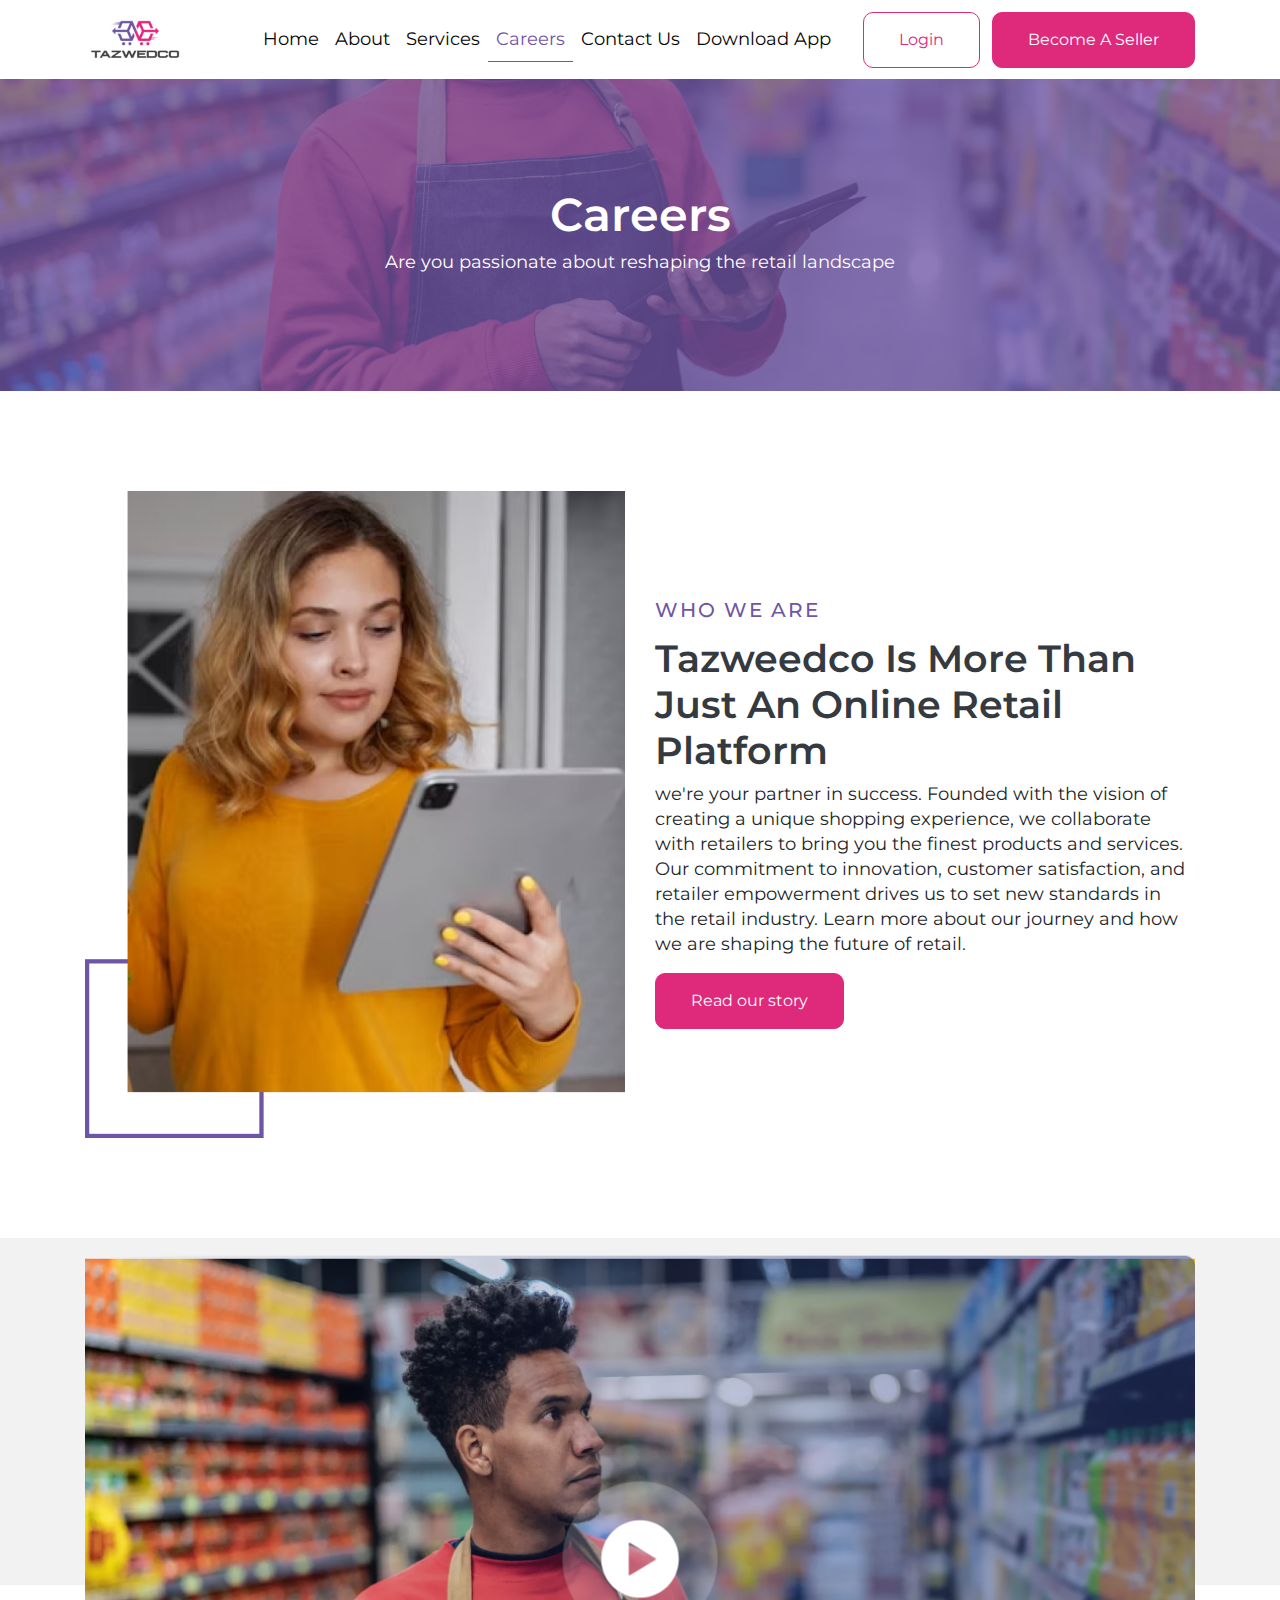
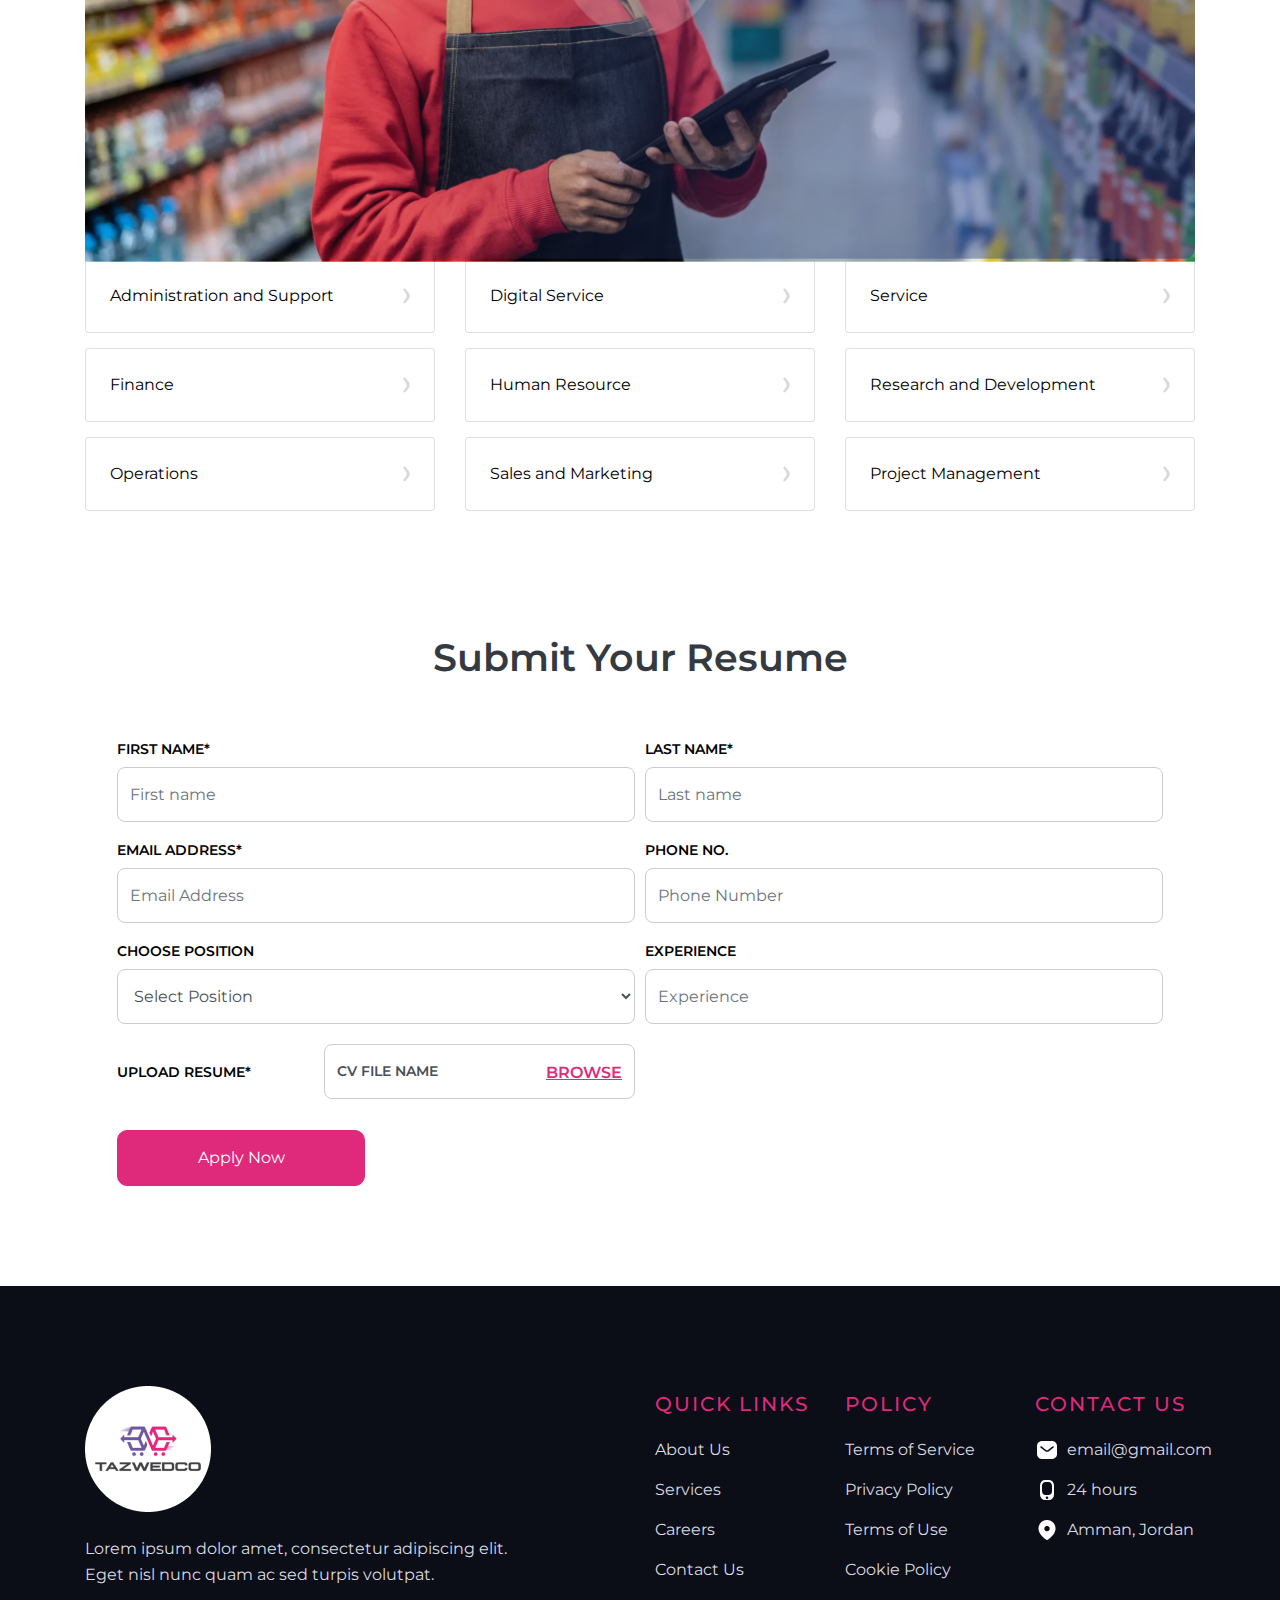
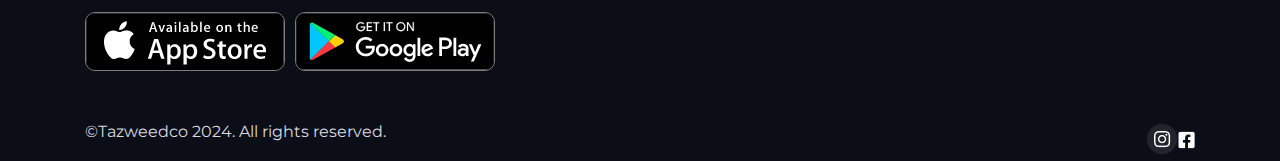
<file: careers.html>
<!DOCTYPE html>
<html lang="en">
  <head>
    <meta charset="UTF-8" />
    <meta
      name="viewport"
      content="width=device-width, initial-scale=1, shrink-to-fit=no"
    />
    <link
      rel="stylesheet"
      href="https://maxcdn.bootstrapcdn.com/bootstrap/4.0.0/css/bootstrap.min.css"
    />
    <link rel="icon" type="image/x-icon" href="assets/img/favicon-32x32.png">

    <link rel="stylesheet" href="assets/css/style.css" />
    <title>Careers</title>
  </head>

  <body>
    <nav class="navbar navbar-expand-lg">
      <div class="container">
        <a class="navbar-brand" href="/">
          <img src="assets/img/logo.png" alt="Tazwedco" width="100" />
        </a>

        <button
          class="navbar-toggler"
          type="button"
          data-toggle="collapse"
          data-target="#navbarNav"
          aria-controls="navbarNav"
          aria-expanded="false"
          aria-label="Toggle navigation"
        >
          <span class="navbar-toggler-icon"></span>
        </button>

        <div
          class="collapse navbar-collapse justify-content-end"
          id="navbarNav"
        >
          <ul class="navbar-nav ml-auto mr-4">
            <li class="nav-item">
              <a class="nav-link" href="/">Home</a>
            </li>
            <li class="nav-item">
              <a class="nav-link" href="/about.html">About</a>
            </li>
            <li class="nav-item">
              <a class="nav-link" href="/services.html">Services</a>
            </li>
            <li class="nav-item">
              <a class="nav-link active" href="/careers.html">Careers</a>
            </li>
            <li class="nav-item">
              <a class="nav-link" href="/contact-us.html">Contact Us</a>
            </li>
            <li class="nav-item">
              <a class="nav-link" href="/download-app.html">Download App</a>
            </li>
          </ul>

          <div class="my-2 my-lg-0">
            <a class="btn btn-outline-primary mr-2" href="/login.html">Login</a>
            <a class="btn btn-primary" href="/become-a-seller.html"
              >Become A Seller</a
            >
          </div>
        </div>
      </div>
    </nav>

    <section class="careers-banner-section pt-100 pb-100">
      <div class="container">
        <div class="row">
          <div
            class="col d-flex flex-column justify-content-center text-center"
          >
            <h1 class="primary-heading text-white mt-2">Careers</h1>
            <p class="text text-white">
              Are you passionate about reshaping the retail landscape
            </p>
          </div>
        </div>
      </div>
    </section>

    <section class="welcome-section pt-100 pb-100">
      <div class="container">
        <div class="row">
          <div class="col-lg-6 d-flex flex-column justify-content-center">
            <img src="assets/img/48095745.png" width="100%" alt="" />
          </div>
          <div class="col-lg-6 d-flex flex-column justify-content-center">
            <h3 class="small-heading text-purpal">Who We Are</h3>
            <h2 class="medium-heading text-dark mt-2">
              Tazweedco is more than just an online retail platform
            </h2>
            <p class="text">
              we're your partner in success. Founded with the vision of creating
              a unique shopping experience, we collaborate with retailers to
              bring you the finest products and services. Our commitment to
              innovation, customer satisfaction, and retailer empowerment drives
              us to set new standards in the retail industry. Learn more about
              our journey and how we are shaping the future of retail.
            </p>
            <div class="row">
              <div class="col-md-4">
                <a class="btn btn-primary" href="#">Read our story</a>
              </div>
            </div>
          </div>
        </div>
      </div>
    </section>

    <section class="careers-video-section pt-100">
      <div class="container">
        <div class="row">
          <div class="col pb-100">
            <h2 class="medium-heading text-black text-center">
              Make it your story
            </h2>

            <div width="100%" id="video-container">
              <img
                id="banner-image"
                src="assets/img/48095747.png"
                alt="Banner Image"
              />
              <button
                class="bg-transparent border-0 outline-0"
                id="play-button"
              >
                <img src="assets/img/48095671.png" alt="" />
              </button>
              <video id="Ggvideo" controls>
                <source
                  src="https://www.w3schools.com/html/mov_bbb.mp4"
                  type="video/mp4"
                />
                Your browser does not support the video tag.
              </video>
            </div>
          </div>
        </div>
      </div>
    </section>

    <section class="positions-section py-4">
      <div class="container">
        <h2 class="medium-heading text-dark text-center">
          View Open Positions
        </h2>
        <div class="row mt-40">
          <div class="col-md-4">
            <a href="#" class="text-black">
              <div class="card p-4 flex-row justify-content-between">
                <span class="card-text">Administration and Support</span>
                <img src="assets/img/right-angle-icon.svg" width="7" alt="" />
              </div>
            </a>
          </div>
          <div class="col-md-4">
            <a href="#" class="text-black">
              <div class="card p-4 flex-row justify-content-between">
                <span class="card-text">Digital Service</span>
                <img src="assets/img/right-angle-icon.svg" width="7" alt="" />
              </div>
            </a>
          </div>
          <div class="col-md-4">
            <a href="#" class="text-black">
              <div class="card p-4 flex-row justify-content-between">
                <span class="card-text">Service</span>
                <img src="assets/img/right-angle-icon.svg" width="7" alt="" />
              </div>
            </a>
          </div>
          <div class="col-md-4">
            <a href="#" class="text-black">
              <div class="card p-4 flex-row justify-content-between">
                <span class="card-text">Finance</span>
                <img src="assets/img/right-angle-icon.svg" width="7" alt="" />
              </div>
            </a>
          </div>
          <div class="col-md-4">
            <a href="#" class="text-black">
              <div class="card p-4 flex-row justify-content-between">
                <span class="card-text">Human Resource</span>
                <img src="assets/img/right-angle-icon.svg" width="7" alt="" />
              </div>
            </a>
          </div>
          <div class="col-md-4">
            <a href="#" class="text-black">
              <div class="card p-4 flex-row justify-content-between">
                <span class="card-text">Research and Development</span>
                <img src="assets/img/right-angle-icon.svg" width="7" alt="" />
              </div>
            </a>
          </div>
          <div class="col-md-4">
            <a href="#" class="text-black">
              <div class="card p-4 flex-row justify-content-between">
                <span class="card-text">Operations</span>
                <img src="assets/img/right-angle-icon.svg" width="7" alt="" />
              </div>
            </a>
          </div>
          <div class="col-md-4">
            <a href="#" class="text-black">
              <div class="card p-4 flex-row justify-content-between">
                <span class="card-text">Sales and Marketing</span>
                <img src="assets/img/right-angle-icon.svg" width="7" alt="" />
              </div>
            </a>
          </div>
          <div class="col-md-4">
            <a href="#" class="text-black">
              <div class="card p-4 flex-row justify-content-between">
                <span class="card-text">Project Management</span>
                <img src="assets/img/right-angle-icon.svg" width="7" alt="" />
              </div>
            </a>
          </div>
        </div>
      </div>
    </section>

    <section class="resume-form-section pt-100 pb-100">
      <div class="container">
        <h2 class="medium-heading text-dark text-center">Submit your Resume</h2>
        <div class="row mt-40">
          <form class="w-md-75 m-auto">
            <div class="form-row">
              <div class="col-md-6">
                <label for="First_Name">First Name*</label>
                <input
                  type="text"
                  class="form-control"
                  name="First_Name"
                  placeholder="First name"
                />
              </div>
              <div class="col-md-6">
                <label for="Last_Name">Last Name*</label>
                <input
                  type="text"
                  class="form-control"
                  name="Last_Name"
                  placeholder="Last name"
                />
              </div>
            </div>

            <div class="form-row">
              <div class="col-md-6">
                <label for="Email_Address">Email Address*</label>
                <input
                  type="text"
                  class="form-control"
                  name="Email_Address"
                  placeholder="Email Address"
                />
              </div>
              <div class="col-md-6">
                <label for="Phone_No">Phone No.</label>
                <input
                  type="text"
                  class="form-control"
                  name="Phone_No"
                  placeholder="Phone Number"
                />
              </div>
            </div>

            <div class="form-row">
              <div class="col-md-6">
                <label for="Choose_Position ">Choose Position</label>
                <select
                  name="Choose_Position"
                  class="form-control"
                  id="select-box"
                >
                  <option value="" selected disabled>Select Position</option>
                  <option value="Administration and Support">
                    Administration and Support
                  </option>
                  <option value="Digital Service">Digital Service</option>
                  <option value="Service">Service</option>
                  <option value="Finance">Finance</option>
                  <option value="Human Resource">Human Resource</option>
                  <option value="Research and Development">
                    Research and Development
                  </option>
                  <option value="Operations">Operations</option>
                  <option value="Sales and Marketing">
                    Sales and Marketing
                  </option>
                  <option value="Project Management">Project Management</option>
                </select>
              </div>
              <div class="col-md-6">
                <label for="Experience">Experience</label>
                <input
                  type="text"
                  class="form-control"
                  name="Experience"
                  placeholder="Experience"
                />
              </div>
              <div class="col-md-6 d-md-flex justify-content-between">
                <span class="file-resume">Upload Resume*</span>
                <div class="input-group resume-form-file">
                  <input type="file" class="custom-file-input" name="resume" id="Resume" />
                  <label class="custom-file-label" for="Resume"
                    >CV File Name</label
                  >
                </div>
              </div>
            </div>
            <div class="form-row resume-form-submit-btn">
              <div class="col-md-6">
                <button class="btn btn-primary" type="submit">Apply Now</button>
              </div>
            </div>
          </form>
        </div>
      </div>
    </section>

    <footer class="pt-100">
      <div class="container">
        <div class="row">
          <div class="col-md-5">
            <img src="assets/img/4809572945.png" alt="" />
            <p class="footer-text mt-4">
              Lorem ipsum dolor amet, consectetur adipiscing elit. Eget nisl
              nunc quam ac sed turpis volutpat.
            </p>
            <div class="d-md-flex gap-10 mt-3 download-app-btn">
              <a href="#" target="_blank" rel="noopener noreferrer">
                <img
                  class="mt-2 border-1"
                  src="assets/img/appstore.png"
                  alt=""
                />
              </a>
              <a href="#" target="_blank" rel="noopener noreferrer">
                <img class="mt-2" src="assets/img/playstore.png" alt="" />
              </a>
            </div>
          </div>

          <div class="col-md-2 offset-md-1">
            <h5 class="small-heading text-pink mt-2">Quick Links</h5>
            <ul class="nav flex-column mt-4">
              <li class="nav-item mb-3">
                <a href="/about.html" class="nav-link p-0 text-gray"
                  >About Us</a
                >
              </li>
              <li class="nav-item mb-3">
                <a href="/services.html" class="nav-link p-0 text-gray"
                  >Services</a
                >
              </li>
              <li class="nav-item mb-3">
                <a href="/careers.html" class="nav-link p-0 text-gray"
                  >Careers</a
                >
              </li>
              <li class="nav-item mb-3">
                <a href="/contact-us.html" class="nav-link p-0 text-gray"
                  >Contact Us</a
                >
              </li>
            </ul>
          </div>

          <div class="col-md-2">
            <h5 class="small-heading text-pink mt-2">Policy</h5>
            <ul class="nav flex-column mt-4">
              <li class="nav-item mb-3">
                <a href="/terms-of-service.html" class="nav-link p-0 text-gray"
                  >Terms of Service</a
                >
              </li>
              <li class="nav-item mb-3">
                <a href="/privacy-policy.html" class="nav-link p-0 text-gray"
                  >Privacy Policy</a
                >
              </li>
              <li class="nav-item mb-3">
                <a href="/terms-of-use.html" class="nav-link p-0 text-gray"
                  >Terms of Use</a
                >
              </li>
              <li class="nav-item mb-3">
                <a href="/cookie-policy.html" class="nav-link p-0 text-gray"
                  >Cookie Policy</a
                >
              </li>
            </ul>
          </div>

          <div class="col-md-2">
            <h5 class="small-heading text-pink mt-2">Contact Us</h5>
            <ul class="nav flex-column mt-4">
              <li class="nav-item mb-3">
                <a href="#" class="nav-link p-0 text-gray d-flex">
                  <img src="/assets/img/email-icon.png" alt="" />
                  <span class="ml-2">email@gmail.com</span>
                </a>
              </li>
              <li class="nav-item mb-3">
                <a href="#" class="nav-link p-0 text-gray d-flex">
                  <img src="/assets/img/phone-icon.png" alt="" />
                  <span class="ml-2">24 hours</span>
                </a>
              </li>
              <li class="nav-item mb-3">
                <a href="#" class="nav-link p-0 text-gray d-flex">
                  <img src="/assets/img/location-icon.png" alt="" />
                  <span class="ml-2">Amman, Jordan</span>
                </a>
              </li>
            </ul>
          </div>
        </div>

        <div class="d-md-flex justify-content-between pt-5">
          <p class="footer-text">©Tazweedco 2024. All rights reserved.</p>
          <div class="list-social-icons d-flex">
            <a href="#" class="nav-link p-0 text-gray d-flex">
              <img src="/assets/img/Instagram.png" alt="" />
            </a>
            <a href="#" class="nav-link p-0 text-gray d-flex">
              <img src="/assets/img/facebook-square.png" alt="" />
            </a>
          </div>
        </div>
      </div>
    </footer>

    <script type="text/javascript" src="assets/js/script.js"></script>
    <script src="https://code.jquery.com/jquery-3.2.1.slim.min.js"></script>
    <script src="https://cdnjs.cloudflare.com/ajax/libs/popper.js/1.12.9/umd/popper.min.js"></script>
    <script src="https://maxcdn.bootstrapcdn.com/bootstrap/4.0.0/js/bootstrap.min.js"></script>
  </body>
</html>
</file>
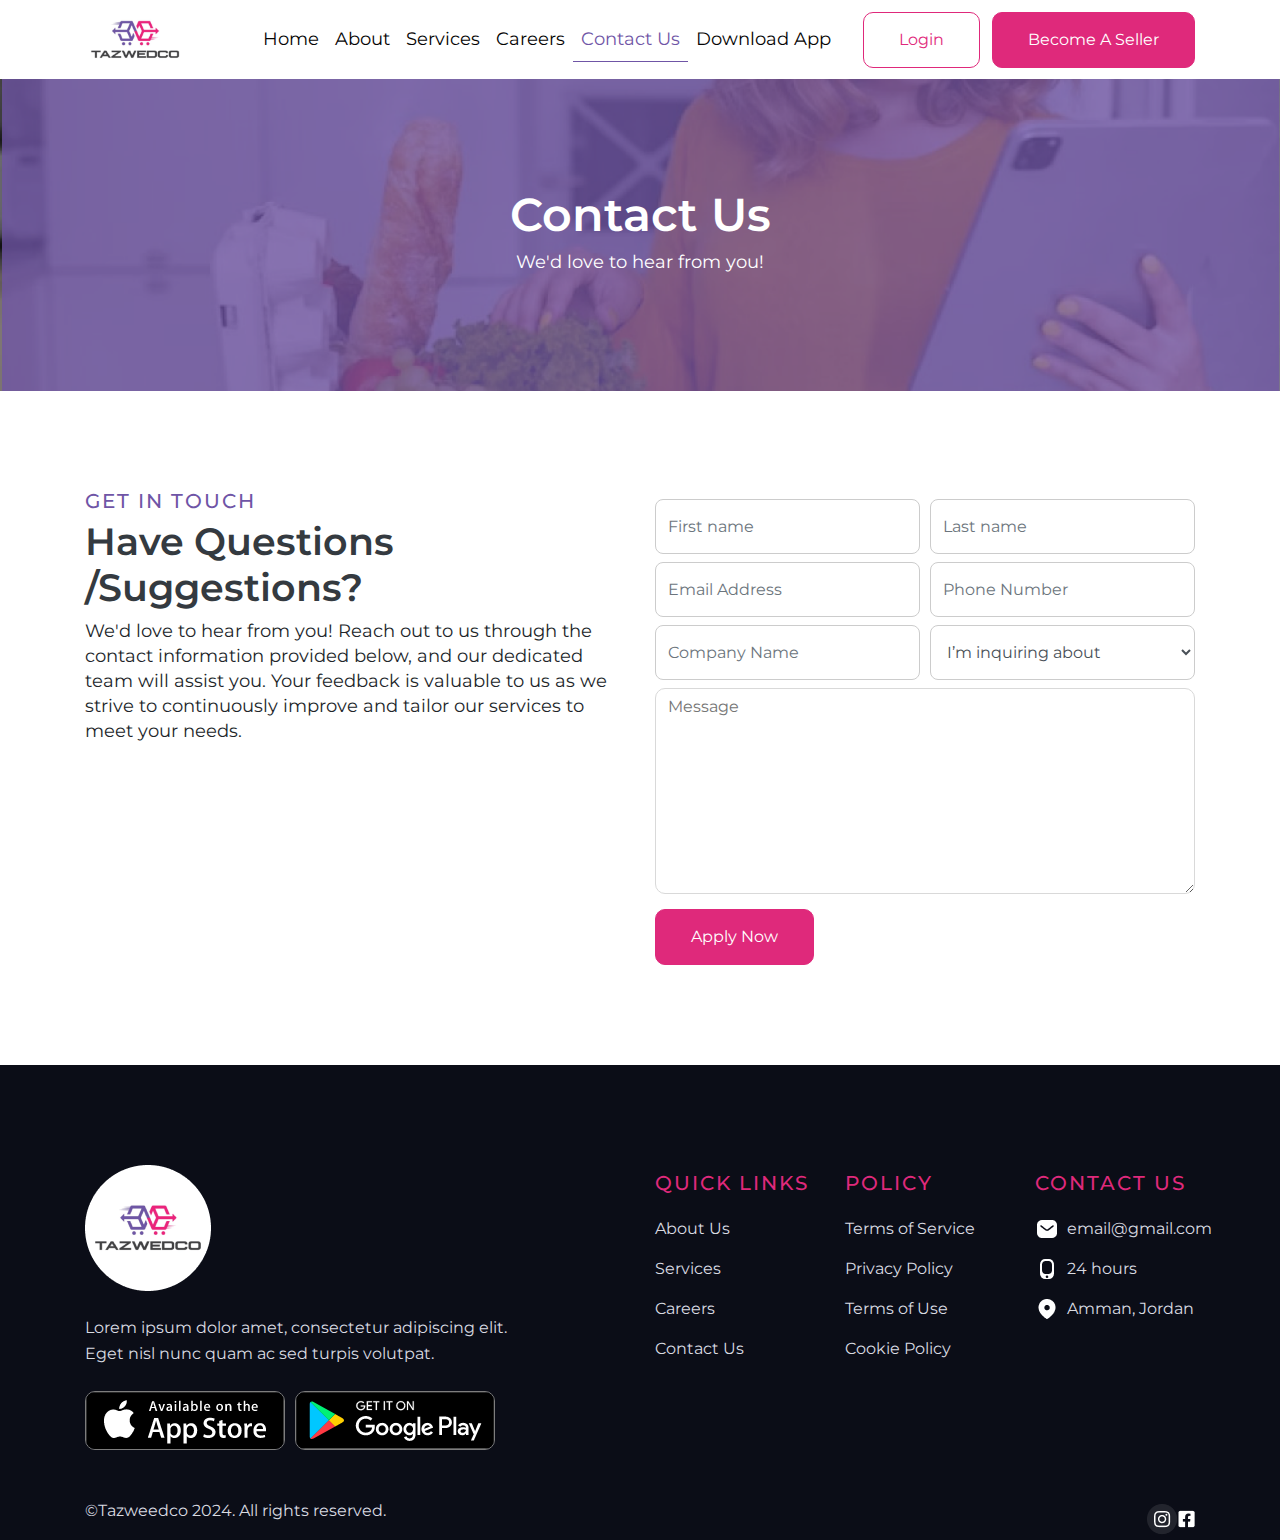
<file: contact-us.html>
<!DOCTYPE html>
<html lang="en">
  <head>
    <meta charset="UTF-8" />
    <meta
      name="viewport"
      content="width=device-width, initial-scale=1, shrink-to-fit=no"
    />
    <link
      rel="stylesheet"
      href="https://maxcdn.bootstrapcdn.com/bootstrap/4.0.0/css/bootstrap.min.css"
    />
    <link rel="icon" type="image/x-icon" href="assets/img/favicon-32x32.png">

    <link rel="stylesheet" href="assets/css/style.css" />
    <title>Contact Us</title>
  </head>

  <body>
    <nav class="navbar navbar-expand-lg">
      <div class="container">
        <a class="navbar-brand" href="/">
          <img src="assets/img/logo.png" alt="Tazwedco" width="100" />
        </a>

        <button
          class="navbar-toggler"
          type="button"
          data-toggle="collapse"
          data-target="#navbarNav"
          aria-controls="navbarNav"
          aria-expanded="false"
          aria-label="Toggle navigation"
        >
          <span class="navbar-toggler-icon"></span>
        </button>

        <div
          class="collapse navbar-collapse justify-content-end"
          id="navbarNav"
        >
          <ul class="navbar-nav ml-auto mr-4">
            <li class="nav-item">
              <a class="nav-link" href="/">Home</a>
            </li>
            <li class="nav-item">
              <a class="nav-link" href="/about.html">About</a>
            </li>
            <li class="nav-item">
              <a class="nav-link" href="/services.html">Services</a>
            </li>
            <li class="nav-item">
              <a class="nav-link" href="/careers.html">Careers</a>
            </li>
            <li class="nav-item">
              <a class="nav-link active" href="/contact-us.html">Contact Us</a>
            </li>
            <li class="nav-item">
              <a class="nav-link" href="/download-app.html">Download App</a>
            </li>
          </ul>

          <div class="my-2 my-lg-0">
            <a class="btn btn-outline-primary mr-2" href="/login.html">Login</a>
            <a class="btn btn-primary" href="/become-a-seller.html"
              >Become A Seller</a
            >
          </div>
        </div>
      </div>
    </nav>

    <section class="contact-banner-section pt-100 pb-100">
      <div class="container">
        <div class="row">
          <div
            class="col d-flex flex-column justify-content-center text-center"
          >
            <h1 class="primary-heading text-white mt-2">Contact Us</h1>
            <p class="text text-white">We'd love to hear from you!</p>
          </div>
        </div>
      </div>
    </section>

    <section class="contact-section pt-100 pb-100">
      <div class="container">
        <div class="row">
          <div class="col-lg-6">
            <h3 class="small-heading text-purpal">Get in Touch</h3>
            <h2 class="medium-heading text-dark mt-2">
              Have questions /suggestions?
            </h2>
            <p class="text">
              We'd love to hear from you! Reach out to us through the contact
              information provided below, and our dedicated team will assist
              you. Your feedback is valuable to us as we strive to continuously
              improve and tailor our services to meet your needs.
            </p>
          </div>
          <div class="col-lg-6 d-flex flex-column justify-content-center">
            <form class="w-100" netlify>
              <div class="form-row">
                <div class="col-md-6">
                  <input
                    type="text"
                    class="form-control mt-2"
                    name="First_Name"
                    placeholder="First name"
                  />
                </div>
                <div class="col-md-6">
                  <input
                    type="text"
                    class="form-control mt-2"
                    name="Last_Name"
                    placeholder="Last name"
                  />
                </div>
              </div>

              <div class="form-row">
                <div class="col-md-6">
                  <input
                    type="text"
                    class="form-control mt-2"
                    name="Email_Address"
                    placeholder="Email Address"
                  />
                </div>
                <div class="col-md-6">
                  <input
                    type="text"
                    class="form-control mt-2"
                    name="Phone_No"
                    placeholder="Phone Number"
                  />
                </div>
              </div>

              <div class="form-row">
                <div class="col-md-6">
                  <input
                    type="text"
                    class="form-control mt-2"
                    name="Company_Name"
                    placeholder="Company Name"
                  />
                </div>
                <div class="col-md-6">
                  <select
                    name="Inquiring_About"
                    class="form-control mt-2"
                    id="select-box"
                  >
                    <option value="" selected disabled>
                      I’m inquiring about
                    </option>
                  </select>
                </div>
              </div>
              <div class="form-row">
                <div class="col">
                  <textarea name="Message" class="textarea-f mt-2" placeholder="Message" id="" cols="30" rows="8"></textarea>
                </div>
              </div>

              <div class="form-row mt-2">
                <div class="col-md-6">
                  <button class="btn btn-primary" type="submit">
                    Apply Now
                  </button>
                </div>
              </div>
            </form>
          </div>
        </div>
      </div>
    </section>

    <footer class="pt-100">
      <div class="container">
        <div class="row">
          <div class="col-md-5">
            <img src="assets/img/4809572945.png" alt="" />
            <p class="footer-text mt-4">
              Lorem ipsum dolor amet, consectetur adipiscing elit. Eget nisl
              nunc quam ac sed turpis volutpat.
            </p>
            <div class="d-md-flex gap-10 mt-3 download-app-btn">
              <a href="#" target="_blank" rel="noopener noreferrer">
                <img
                  class="mt-2 border-1"
                  src="assets/img/appstore.png"
                  alt=""
                />
              </a>
              <a href="#" target="_blank" rel="noopener noreferrer">
                <img class="mt-2" src="assets/img/playstore.png" alt="" />
              </a>
            </div>
          </div>

          <div class="col-md-2 offset-md-1">
            <h5 class="small-heading text-pink mt-2">Quick Links</h5>
            <ul class="nav flex-column mt-4">
              <li class="nav-item mb-3">
                <a href="/about.html" class="nav-link p-0 text-gray"
                  >About Us</a
                >
              </li>
              <li class="nav-item mb-3">
                <a href="/services.html" class="nav-link p-0 text-gray"
                  >Services</a
                >
              </li>
              <li class="nav-item mb-3">
                <a href="/careers.html" class="nav-link p-0 text-gray"
                  >Careers</a
                >
              </li>
              <li class="nav-item mb-3">
                <a href="/contact-us.html" class="nav-link p-0 text-gray"
                  >Contact Us</a
                >
              </li>
            </ul>
          </div>

          <div class="col-md-2">
            <h5 class="small-heading text-pink mt-2">Policy</h5>
            <ul class="nav flex-column mt-4">
              <li class="nav-item mb-3">
                <a href="/terms-of-service.html" class="nav-link p-0 text-gray"
                  >Terms of Service</a
                >
              </li>
              <li class="nav-item mb-3">
                <a href="/privacy-policy.html" class="nav-link p-0 text-gray"
                  >Privacy Policy</a
                >
              </li>
              <li class="nav-item mb-3">
                <a href="/terms-of-use.html" class="nav-link p-0 text-gray"
                  >Terms of Use</a
                >
              </li>
              <li class="nav-item mb-3">
                <a href="/cookie-policy.html" class="nav-link p-0 text-gray"
                  >Cookie Policy</a
                >
              </li>
            </ul>
          </div>

          <div class="col-md-2">
            <h5 class="small-heading text-pink mt-2">Contact Us</h5>
            <ul class="nav flex-column mt-4">
              <li class="nav-item mb-3">
                <a href="#" class="nav-link p-0 text-gray d-flex">
                  <img src="/assets/img/email-icon.png" alt="" />
                  <span class="ml-2">email@gmail.com</span>
                </a>
              </li>
              <li class="nav-item mb-3">
                <a href="#" class="nav-link p-0 text-gray d-flex">
                  <img src="/assets/img/phone-icon.png" alt="" />
                  <span class="ml-2">24 hours</span>
                </a>
              </li>
              <li class="nav-item mb-3">
                <a href="#" class="nav-link p-0 text-gray d-flex">
                  <img src="/assets/img/location-icon.png" alt="" />
                  <span class="ml-2">Amman, Jordan</span>
                </a>
              </li>
            </ul>
          </div>
        </div>

        <div class="d-md-flex justify-content-between pt-5">
          <p class="footer-text">©Tazweedco 2024. All rights reserved.</p>
          <div class="list-social-icons d-flex">
            <a href="#" class="nav-link p-0 text-gray d-flex">
              <img src="/assets/img/Instagram.png" alt="" />
            </a>
            <a href="#" class="nav-link p-0 text-gray d-flex">
              <img src="/assets/img/facebook-square.png" alt="" />
            </a>
          </div>
        </div>
      </div>
    </footer>

    <script type="text/javascript" src="assets/js/script.js"></script>
    <script src="https://code.jquery.com/jquery-3.2.1.slim.min.js"></script>
    <script src="https://cdnjs.cloudflare.com/ajax/libs/popper.js/1.12.9/umd/popper.min.js"></script>
    <script src="https://maxcdn.bootstrapcdn.com/bootstrap/4.0.0/js/bootstrap.min.js"></script>
  </body>
</html>
</file>
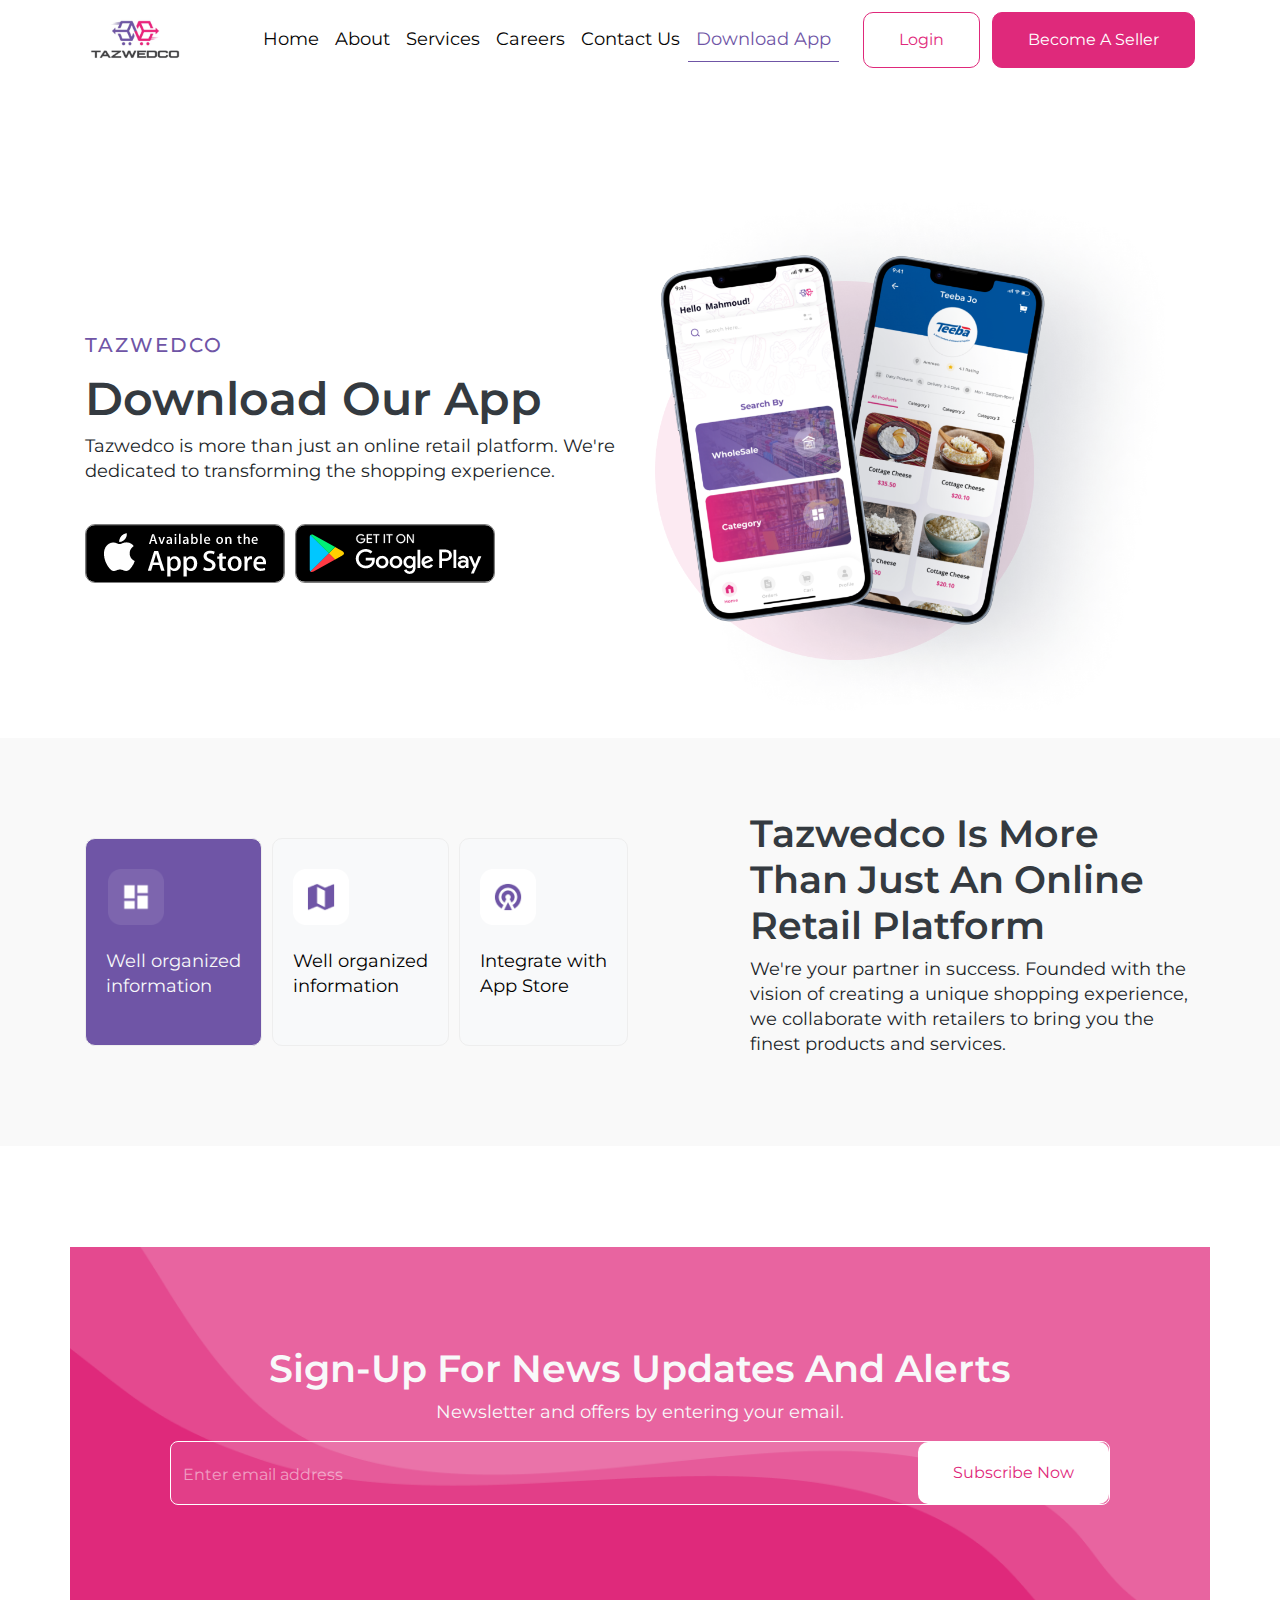
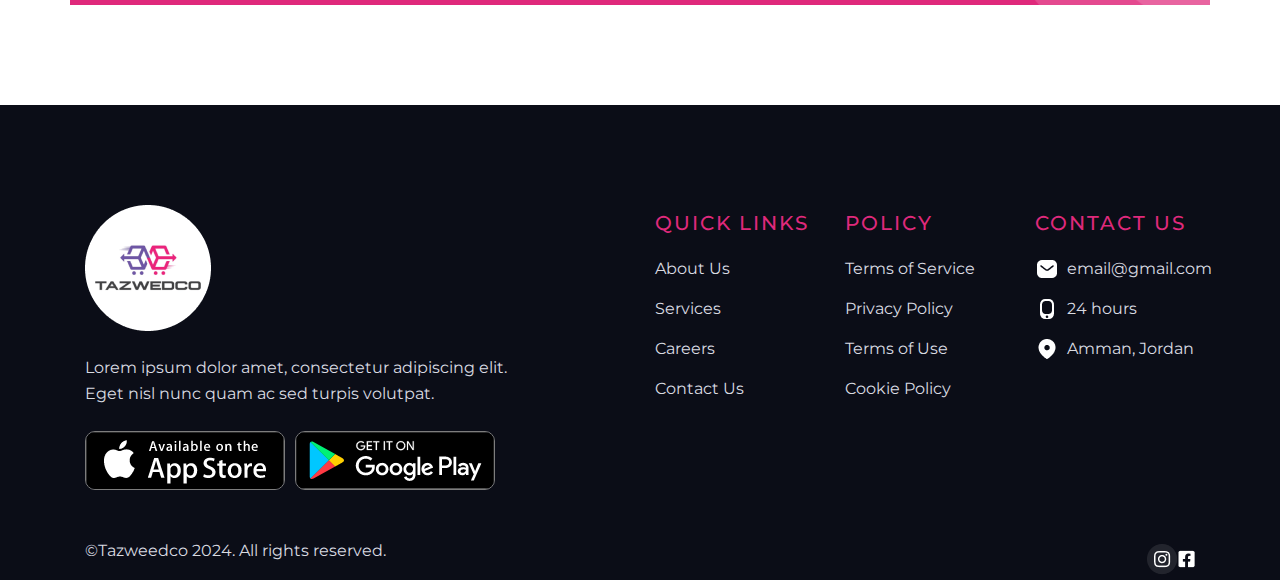
<file: download-app.html>
<!DOCTYPE html>
<html lang="en">
  <head>
    <meta charset="UTF-8" />
    <meta
      name="viewport"
      content="width=device-width, initial-scale=1, shrink-to-fit=no"
    />
    <link
      rel="stylesheet"
      href="https://maxcdn.bootstrapcdn.com/bootstrap/4.0.0/css/bootstrap.min.css"
    />
    <link rel="icon" type="image/x-icon" href="assets/img/favicon-32x32.png">

    <link rel="stylesheet" href="assets/css/style.css" />
    <title>Download</title>
  </head>

  <body>
    <nav class="navbar navbar-expand-lg">
      <div class="container">
        <a class="navbar-brand" href="/">
          <img src="assets/img/logo.png" alt="Tazwedco" width="100" />
        </a>

        <button
          class="navbar-toggler"
          type="button"
          data-toggle="collapse"
          data-target="#navbarNav"
          aria-controls="navbarNav"
          aria-expanded="false"
          aria-label="Toggle navigation"
        >
          <span class="navbar-toggler-icon"></span>
        </button>

        <div
          class="collapse navbar-collapse justify-content-end"
          id="navbarNav"
        >
          <ul class="navbar-nav ml-auto mr-4">
            <li class="nav-item">
              <a class="nav-link" href="/">Home</a>
            </li>
            <li class="nav-item">
              <a class="nav-link" href="/about.html">About</a>
            </li>
            <li class="nav-item">
              <a class="nav-link" href="/services.html">Services</a>
            </li>
            <li class="nav-item">
              <a class="nav-link" href="/careers.html">Careers</a>
            </li>
            <li class="nav-item">
              <a class="nav-link" href="/contact-us.html">Contact Us</a>
            </li>
            <li class="nav-item">
              <a class="nav-link active" href="/download-app.html">Download App</a>
            </li>
          </ul>

          <div class="my-2 my-lg-0">
            <a class="btn btn-outline-primary mr-2" href="/login.html">Login</a>
            <a class="btn btn-primary" href="/become-a-seller.html"
              >Become A Seller</a
            >
          </div>
        </div>
      </div>
    </nav>

    <section class="banner-section pt-100">
      <div class="container">
        <div class="row">
          <div class="col-lg-6 d-flex flex-column justify-content-center">
            <h3 class="small-heading text-purpal">Tazwedco</h3>
            <h1 class="primary-heading text-dark mt-2">Download Our App</h1>
            <p class="text">
              Tazwedco is more than just an online retail platform. We're
              dedicated to transforming the shopping experience.
            </p>
            <div class="d-md-flex gap-10 mt-3 download-app-btn">
              <a href="#" target="_blank" rel="noopener noreferrer">
                <img
                  class="mt-2 border-1"
                  src="assets/img/appstore.png"
                  alt=""
                />
              </a>
              <a href="#" target="_blank" rel="noopener noreferrer">
                <img class="mt-2" src="assets/img/playstore.png" alt="" />
              </a>
            </div>
          </div>
          <div class="col-lg-6">
            <img src="assets/img/48095730.png" width="100%" alt="" />
          </div>
        </div>
      </div>
    </section>

    <section class="feature-section bg-gray">
      <div class="container">
        <div class="row">
          <div
            class="col-lg-7 d-flex flex-column justify-content-center pt-100 pb-100"
          >
            <div class="d-md-flex gap-10">
              <div class="card-box mt-2 mt-md-0 w-md-50 bg-purpal">
                <img
                  src="assets/img/48095732.png"
                  alt=""
                  width="60"
                  height="56"
                  class="object-fit-contain"
                />
                <p class="text mt-4 text-light">
                  Well organized <br />
                  information
                </p>
              </div>
              <div class="card-box mt-2 mt-md-0 w-md-50 bg-light">
                <img
                  src="assets/img/48095733.png"
                  alt=""
                  width="56"
                  height="56"
                  class="object-fit-contain"
                />
                <p class="text mt-4 text-black">
                  Well organized <br />
                  information
                </p>
              </div>
              <div class="card-box mt-2 mt-md-0 w-md-50 bg-light">
                <img
                  src="assets/img/48095734.png"
                  alt=""
                  width="56"
                  height="56"
                  class="object-fit-contain"
                />
                <p class="text mt-4 text-black">
                  Integrate with <br />
                  App Store
                </p>
              </div>
            </div>
          </div>
          <div class="col-lg-5 d-flex flex-column justify-content-center">
            <h2 class="medium-heading text-dark">
              Tazwedco is more than just an online retail platform
            </h2>
            <p class="text">
              We're your partner in success. Founded with the vision of creating
              a unique shopping experience, we collaborate with retailers to
              bring you the finest products and services.
            </p>
          </div>
        </div>
      </div>
    </section>

    <section class="subscrib-form-section pt-100 pb-100">
      <div class="container">
        <div class="row">
          <div class="col text-center">
            <h2 class="medium-heading text-light">
              Sign-up for News Updates and Alerts
            </h2>
            <p class="text text-light">
              Newsletter and offers by entering your email.
            </p>
            <form class="d-md-flex">
              <input
                class="form-control bg-transparent border-0 text-light"
                type="email"
                placeholder="Enter email address"
                aria-label="Email"
              />
              <button class="btn btn-primary bg-white text-pink" type="submit">
                Subscribe Now
              </button>
            </form>
          </div>
        </div>
      </div>
    </section>

    <footer class="pt-100">
      <div class="container">
        <div class="row">
          <div class="col-md-5">
            <img src="assets/img/4809572945.png" alt="" />
            <p class="footer-text mt-4">
              Lorem ipsum dolor amet, consectetur adipiscing elit. Eget nisl
              nunc quam ac sed turpis volutpat.
            </p>
            <div class="d-md-flex gap-10 mt-3 download-app-btn">
              <a href="#" target="_blank" rel="noopener noreferrer">
                <img
                  class="mt-2 border-1"
                  src="assets/img/appstore.png"
                  alt=""
                />
              </a>
              <a href="#" target="_blank" rel="noopener noreferrer">
                <img class="mt-2" src="assets/img/playstore.png" alt="" />
              </a>
            </div>
          </div>

          <div class="col-md-2 offset-md-1">
            <h5 class="small-heading text-pink mt-2">Quick Links</h5>
            <ul class="nav flex-column mt-4">
              <li class="nav-item mb-3">
                <a href="/about.html" class="nav-link p-0 text-gray"
                  >About Us</a
                >
              </li>
              <li class="nav-item mb-3">
                <a href="/services.html" class="nav-link p-0 text-gray"
                  >Services</a
                >
              </li>
              <li class="nav-item mb-3">
                <a href="/careers.html" class="nav-link p-0 text-gray"
                  >Careers</a
                >
              </li>
              <li class="nav-item mb-3">
                <a href="/contact-us.html" class="nav-link p-0 text-gray"
                  >Contact Us</a
                >
              </li>
            </ul>
          </div>

          <div class="col-md-2">
            <h5 class="small-heading text-pink mt-2">Policy</h5>
            <ul class="nav flex-column mt-4">
              <li class="nav-item mb-3">
                <a href="/terms-of-service.html" class="nav-link p-0 text-gray"
                  >Terms of Service</a
                >
              </li>
              <li class="nav-item mb-3">
                <a href="/privacy-policy.html" class="nav-link p-0 text-gray"
                  >Privacy Policy</a
                >
              </li>
              <li class="nav-item mb-3">
                <a href="/terms-of-use.html" class="nav-link p-0 text-gray"
                  >Terms of Use</a
                >
              </li>
              <li class="nav-item mb-3">
                <a href="/cookie-policy.html" class="nav-link p-0 text-gray"
                  >Cookie Policy</a
                >
              </li>
            </ul>
          </div>

          <div class="col-md-2">
            <h5 class="small-heading text-pink mt-2">Contact Us</h5>
            <ul class="nav flex-column mt-4">
              <li class="nav-item mb-3">
                <a href="#" class="nav-link p-0 text-gray d-flex">
                  <img src="/assets/img/email-icon.png" alt="" />
                  <span class="ml-2">email@gmail.com</span>
                </a>
              </li>
              <li class="nav-item mb-3">
                <a href="#" class="nav-link p-0 text-gray d-flex">
                  <img src="/assets/img/phone-icon.png" alt="" />
                  <span class="ml-2">24 hours</span>
                </a>
              </li>
              <li class="nav-item mb-3">
                <a href="#" class="nav-link p-0 text-gray d-flex">
                  <img src="/assets/img/location-icon.png" alt="" />
                  <span class="ml-2">Amman, Jordan</span>
                </a>
              </li>
            </ul>
          </div>
        </div>

        <div class="d-md-flex justify-content-between pt-5">
          <p class="footer-text">©Tazweedco 2024. All rights reserved.</p>
          <div class="list-social-icons d-flex">
            <a href="#" class="nav-link p-0 text-gray d-flex">
              <img src="/assets/img/Instagram.png" alt="" />
            </a>
            <a href="#" class="nav-link p-0 text-gray d-flex">
              <img src="/assets/img/facebook-square.png" alt="" />
            </a>
          </div>
        </div>
      </div>
    </footer>

    <script src="https://code.jquery.com/jquery-3.2.1.slim.min.js"></script>
    <script src="https://cdnjs.cloudflare.com/ajax/libs/popper.js/1.12.9/umd/popper.min.js"></script>
    <script src="https://maxcdn.bootstrapcdn.com/bootstrap/4.0.0/js/bootstrap.min.js"></script>
  </body>
</html>
</file>
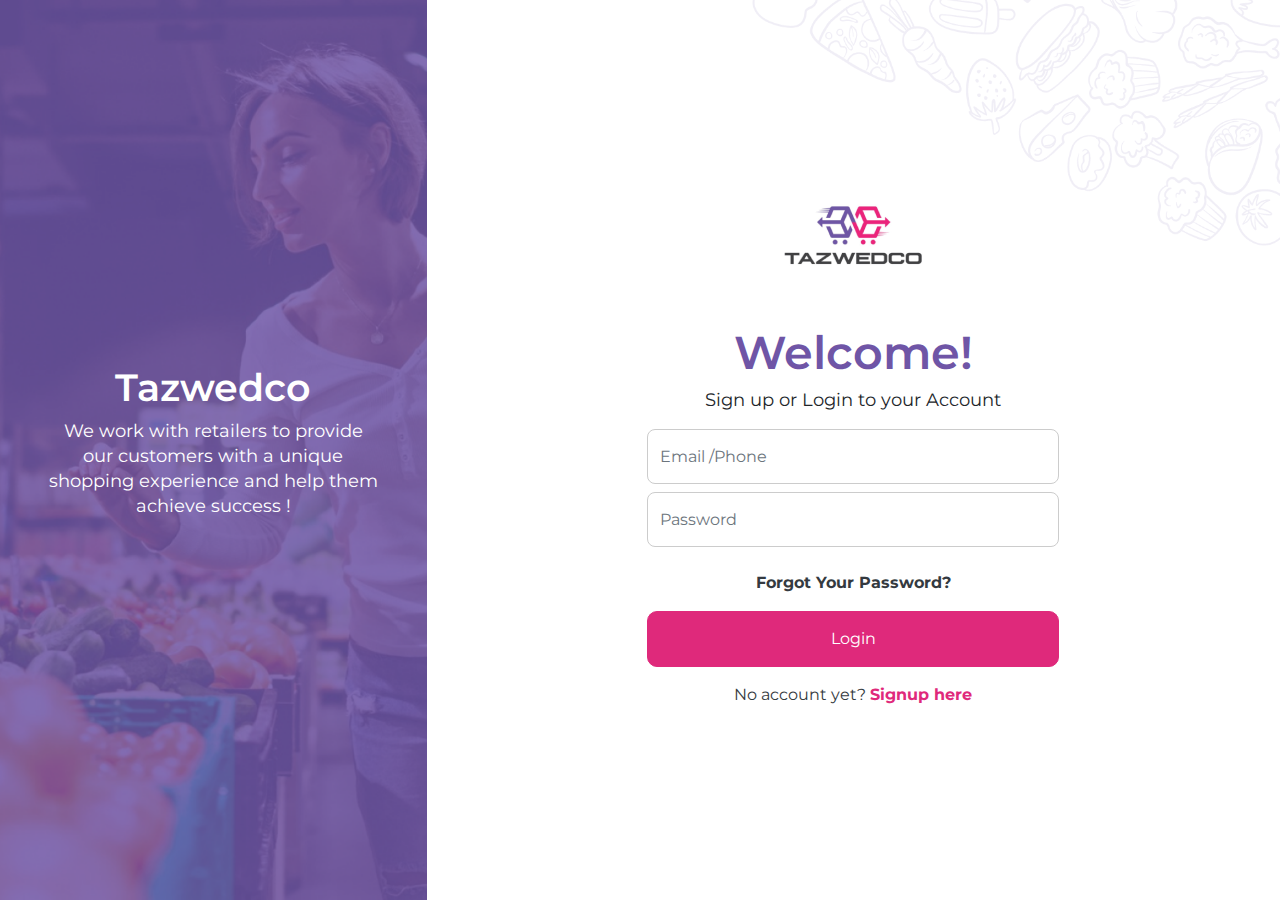
<file: login.html>
<!DOCTYPE html>
<html lang="en">
  <head>
    <meta charset="UTF-8" />
    <meta
      name="viewport"
      content="width=device-width, initial-scale=1, shrink-to-fit=no"
    />
    <link
      rel="stylesheet"
      href="https://maxcdn.bootstrapcdn.com/bootstrap/4.0.0/css/bootstrap.min.css"
    />
    <link rel="icon" type="image/x-icon" href="assets/img/favicon-32x32.png">

    <link rel="stylesheet" href="assets/css/style.css" />
    <title>Login</title>
  </head>

  <body>
    <section class="login-section">
      <div class="container-fluid">
        <div class="row">
          <div
            class="col-md-4 login-sidebar d-flex flex-column justify-content-center p-md-5"
          >
            <h2 class="medium-heading text-white text-center">Tazwedco</h2>
            <p class="text text-white text-center">
              We work with retailers to provide our customers with a unique
              shopping experience and help them achieve success !
            </p>
          </div>
          <div class="col-md-8 login-section-container d-flex flex-column justify-content-center">
            <div class="login-container text-center w-50 m-auto ">
              <img src="assets/img/logo.png" alt="" />
              <h2 class="primary-heading text-purpal mt-5">Welcome!</h2>
              <strong><p class="text">Sign up or Login to your Account</p></strong>
              <form action="" method="post">
                <input
                  type="text"
                  class="form-control mt-2"
                  name="Email_or_Phone"
                  placeholder="Email /Phone"
                />
                <input
                  type="password"
                  class="form-control mt-2"
                  name="Password"
                  placeholder="Password"
                />
                <br>
                <strong
                  ><a href="#" class="card-text text-dark"
                    >Forgot Your Password?</a
                  ></strong
                >
                
                <button type="submit" class="btn btn-primary w-100 mt-3">
                  Login
                </button>
                <p class="card-text text-dark mt-3">
                  No account yet? <strong><a href="#" class="text-pink">Signup here</a></strong>
                </p>
              </form>
            </div>
          </div>
        </div>
      </div>
    </section>

    <script src="https://code.jquery.com/jquery-3.2.1.slim.min.js"></script>
    <script src="https://cdnjs.cloudflare.com/ajax/libs/popper.js/1.12.9/umd/popper.min.js"></script>
    <script src="https://maxcdn.bootstrapcdn.com/bootstrap/4.0.0/js/bootstrap.min.js"></script>
  </body>
</html>
</file>
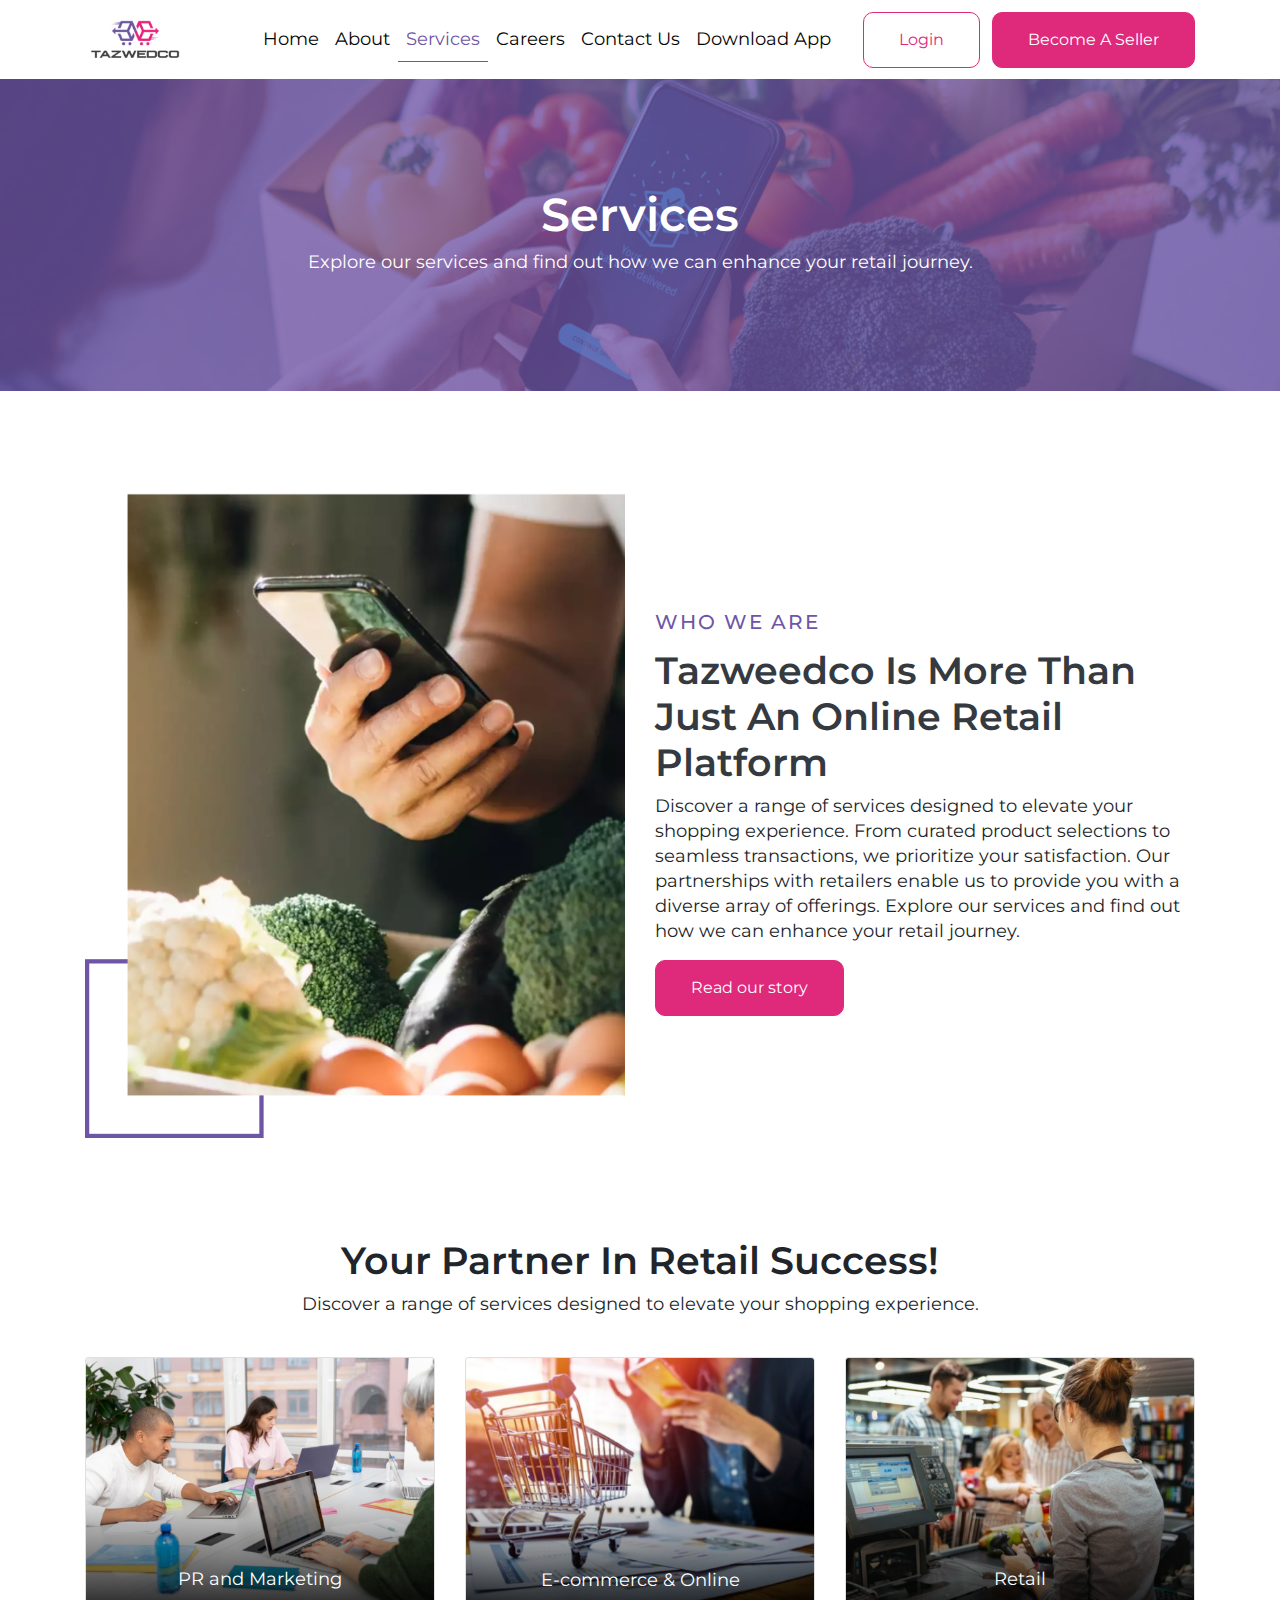
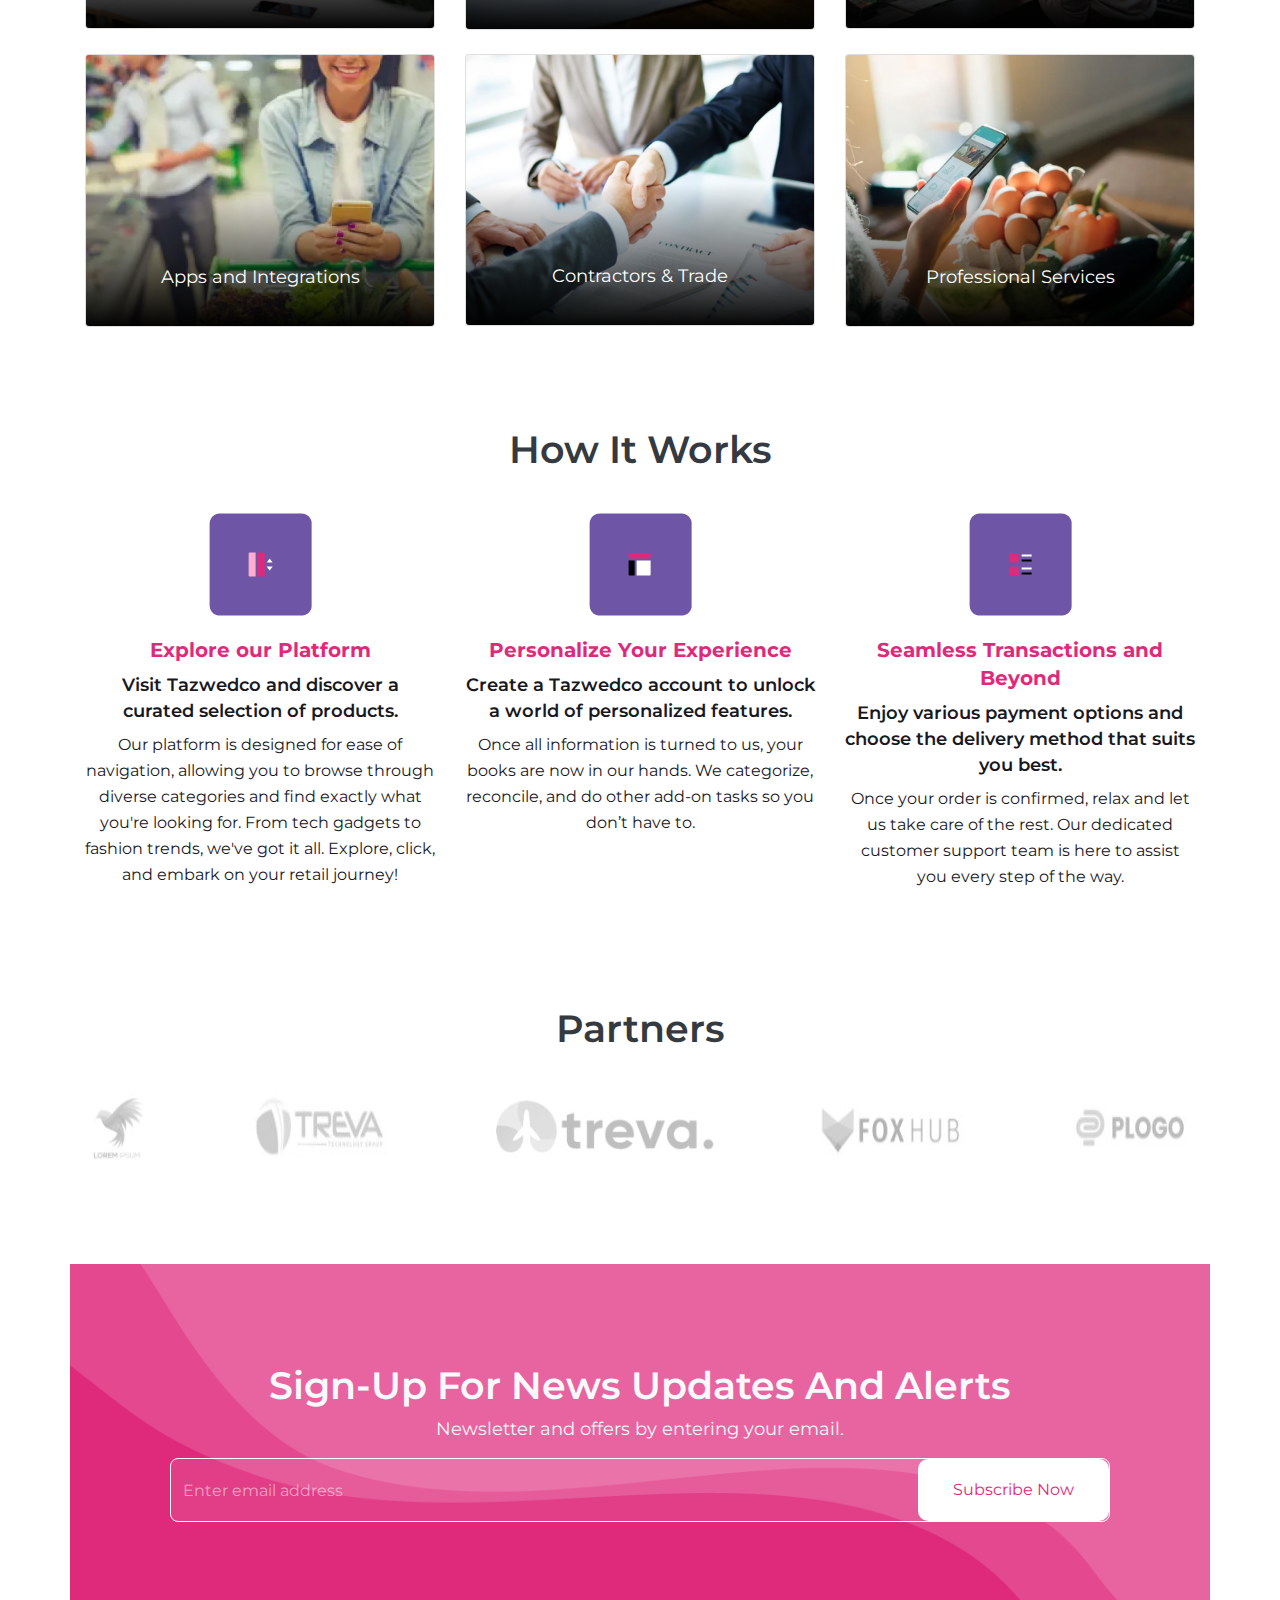
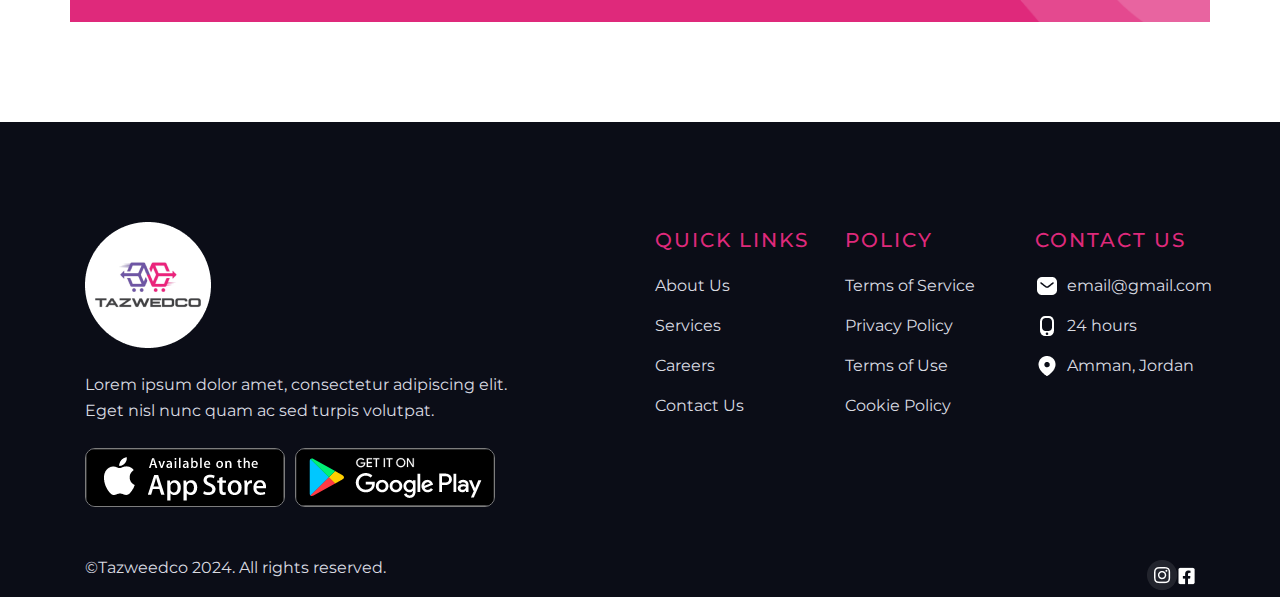
<file: services.html>
<!DOCTYPE html>
<html lang="en">
  <head>
    <meta charset="UTF-8" />
    <meta
      name="viewport"
      content="width=device-width, initial-scale=1, shrink-to-fit=no"
    />
    <link
      rel="stylesheet"
      href="https://maxcdn.bootstrapcdn.com/bootstrap/4.0.0/css/bootstrap.min.css"
    />
    <link rel="icon" type="image/x-icon" href="assets/img/favicon-32x32.png">

    <link rel="stylesheet" href="assets/css/style.css" />
    <title>Services</title>
  </head>

  <body>
    <nav class="navbar navbar-expand-lg">
      <div class="container">
        <a class="navbar-brand" href="/">
          <img src="assets/img/logo.png" alt="Tazwedco" width="100" />
        </a>

        <button
          class="navbar-toggler"
          type="button"
          data-toggle="collapse"
          data-target="#navbarNav"
          aria-controls="navbarNav"
          aria-expanded="false"
          aria-label="Toggle navigation"
        >
          <span class="navbar-toggler-icon"></span>
        </button>

        <div
          class="collapse navbar-collapse justify-content-end"
          id="navbarNav"
        >
          <ul class="navbar-nav ml-auto mr-4">
            <li class="nav-item">
              <a class="nav-link" href="/">Home</a>
            </li>
            <li class="nav-item">
              <a class="nav-link" href="/about.html">About</a>
            </li>
            <li class="nav-item">
              <a class="nav-link active" href="/services.html">Services</a>
            </li>
            <li class="nav-item">
              <a class="nav-link" href="/careers.html">Careers</a>
            </li>
            <li class="nav-item">
              <a class="nav-link" href="/contact-us.html">Contact Us</a>
            </li>
            <li class="nav-item">
              <a class="nav-link" href="/download-app.html">Download App</a>
            </li>
          </ul>

          <div class="my-2 my-lg-0">
            <a class="btn btn-outline-primary mr-2" href="/login.html">Login</a>
            <a class="btn btn-primary" href="/become-a-seller.html"
              >Become A Seller</a
            >
          </div>
        </div>
      </div>
    </nav>

    <section class="services-banner-section pt-100 pb-100">
      <div class="container">
        <div class="row">
          <div
            class="col d-flex flex-column justify-content-center text-center"
          >
            <h1 class="primary-heading text-white mt-2">Services</h1>
            <p class="text text-white">
              Explore our services and find out how we can enhance your retail
              journey.
            </p>
          </div>
        </div>
      </div>
    </section>

    <section class="welcome-section pt-100 pb-100">
      <div class="container">
        <div class="row">
          <div class="col-lg-6 d-flex flex-column justify-content-center">
            <img src="assets/img/48095739.png" width="100%" alt="" />
          </div>
          <div class="col-lg-6 d-flex flex-column justify-content-center">
            <h3 class="small-heading text-purpal">Who We Are</h3>
            <h2 class="medium-heading text-dark mt-2">
              Tazweedco is more than just an online retail platform
            </h2>
            <p class="text">
              Discover a range of services designed to elevate your shopping
              experience. From curated product selections to seamless
              transactions, we prioritize your satisfaction. Our partnerships
              with retailers enable us to provide you with a diverse array of
              offerings. Explore our services and find out how we can enhance
              your retail journey.
            </p>
            <div class="row">
              <div class="col-md-4">
                <a class="btn btn-primary" href="#">Read our story</a>
              </div>
            </div>
          </div>
        </div>
      </div>
    </section>

    <section class="services-wrap-section">
      <div class="container">
        <div class="row">
          <div class="col pb-100">
            <h2 class="medium-heading text-dar text-center">
              Your Partner in Retail Success!
            </h2>
            <p class="text text-center">
              Discover a range of services designed to elevate your shopping
              experience.
            </p>
            <div class="row pt-4">
              <div class="col-md-4">
                <div class="image-overlay-wrapper">
                    <div class="card text-white">
                      <img
                        class="card-img"
                        src="assets/img/48095740.png"
                        alt=""
                      />
                      <div class="card-img-overlay">
                        <h4 class="card-icon">
                          <img src="assets/img/645641103.png" alt="" />
                        </h4>
                        <p class="text">PR and Marketing</p>
                      </div>
                    </div>
                  </div>
              </div>
              <div class="col-md-4">
                <div class="image-overlay-wrapper">
                    <div class="card text-white">
                      <img
                        class="card-img"
                        src="assets/img/48095741.png"
                        alt=""
                      />
                      <div class="card-img-overlay">
                        <h4 class="card-icon">
                          <img src="assets/img/645641103.png" alt="" />
                        </h4>
                        <p class="text">E-commerce & 
                            Online </p>
                      </div>
                    </div>
                  </div>
              </div>
              <div class="col-md-4">
                <div class="image-overlay-wrapper">
                    <div class="card text-white">
                      <img
                        class="card-img"
                        src="assets/img/480945741.png"
                        alt=""
                      />
                      <div class="card-img-overlay">
                        <h4 class="card-icon">
                          <img src="assets/img/645641103.png" alt="" />
                        </h4>
                        <p class="text">Retail</p>
                      </div>
                    </div>
                  </div>
              </div>
              
            </div>
            <div class="row pt-md-4">
                <div class="col-md-4">
                  <div class="image-overlay-wrapper">
                      <div class="card text-white">
                        <img
                          class="card-img"
                          src="assets/img/48095742.png"
                          alt=""
                        />
                        <div class="card-img-overlay">
                          <h4 class="card-icon">
                            <img src="assets/img/645641103.png" alt="" />
                          </h4>
                          <p class="text">Apps and Integrations</p>
                        </div>
                      </div>
                    </div>
                </div>
                <div class="col-md-4">
                  <div class="image-overlay-wrapper">
                      <div class="card text-white">
                        <img
                          class="card-img"
                          src="assets/img/48095743.png"
                          alt=""
                        />
                        <div class="card-img-overlay">
                          <h4 class="card-icon">
                            <img src="assets/img/645641103.png" alt="" />
                          </h4>
                          <p class="text">Contractors 
                            & Trade</p>
                        </div>
                      </div>
                    </div>
                </div>
                <div class="col-md-4">
                  <div class="image-overlay-wrapper">
                      <div class="card text-white">
                        <img
                          class="card-img"
                          src="assets/img/48095744.png"
                          alt=""
                        />
                        <div class="card-img-overlay">
                          <h4 class="card-icon">
                            <img src="assets/img/645641103.png" alt="" />
                          </h4>
                          <p class="text">Professional 
                            Services</p>
                        </div>
                      </div>
                    </div>
                </div>
                
              </div>
          </div>
        </div>
      </div>
    </section>

    <section class="how-work-section">
        <div class="container">
          <h2 class="medium-heading text-dark text-center">How It Works</h2>
          <div class="row mt-40">
            <div class="col-md-4">
              <div class="work-card text-center">
                <img src="/assets/img/explore-our-platform.png" alt="">
                <h3>Explore our Platform</h3>
                <h4>
                  Visit Tazwedco and discover a curated selection of products.
                </h4>
                <p>
                  Our platform is designed for ease of navigation, allowing you to
                  browse through diverse categories and find exactly what you're
                  looking for. From tech gadgets to fashion trends, we've got it
                  all. Explore, click, and embark on your retail journey!
                </p>
              </div>
            </div>
            <div class="col-md-4">
              <div class="work-card text-center">
                <img src="/assets/img/personalize-your-experience.png" alt="">
                <h3>Personalize Your Experience</h3>
                <h4>
                  Create a Tazwedco account to unlock a world of personalized
                  features.
                </h4>
                <p>
                  Once all information is turned to us, your books are now in our
                  hands. We categorize, reconcile, and do other add-on tasks so
                  you don’t have to.
                </p>
              </div>
            </div>
            <div class="col-md-4">
              <div class="work-card text-center">
                <img src="/assets/img/seamless-transactions-and-beyond.png" alt="">
                <h3>Seamless Transactions and Beyond</h3>
                <h4>
                  Enjoy various payment options and choose the delivery method
                  that suits you best.
                </h4>
                <p>
                  Once your order is confirmed, relax and let us take care of the
                  rest. Our dedicated customer support team is here to assist you
                  every step of the way.
                </p>
              </div>
            </div>
          </div>
        </div>
      </section>

    <section class="how-work-section pt-100">
      <div class="container">
        <h2 class="medium-heading text-dark text-center">Partners</h2>
        <div class="row mt-40">
          <div class="col">
            <div class="logos-wrapper d-md-flex justify-content-between">
              <img src="assets/img/1.jpeg" alt="" />
              <img src="assets/img/2.jpeg" alt="" />
              <img src="assets/img/3.jpeg" alt="" />
              <img src="assets/img/4.jpeg" alt="" />
              <img src="assets/img/5.jpeg" alt="" />
            </div>
          </div>
        </div>
      </div>
    </section>

    <section class="subscrib-form-section pt-100 pb-100">
      <div class="container">
        <div class="row">
          <div class="col text-center">
            <h2 class="medium-heading text-light">
              Sign-up for News Updates and Alerts
            </h2>
            <p class="text text-light">
              Newsletter and offers by entering your email.
            </p>
            <form class="d-md-flex">
              <input
                class="form-control bg-transparent border-0 text-light"
                type="email"
                placeholder="Enter email address"
                aria-label="Email"
              />
              <button class="btn btn-primary bg-white text-pink" type="submit">
                Subscribe Now
              </button>
            </form>
          </div>
        </div>
      </div>
    </section>

    <footer class="pt-100">
      <div class="container">
        <div class="row">
          <div class="col-md-5">
            <img src="assets/img/4809572945.png" alt="" />
            <p class="footer-text mt-4">
              Lorem ipsum dolor amet, consectetur adipiscing elit. Eget nisl
              nunc quam ac sed turpis volutpat.
            </p>
            <div class="d-md-flex gap-10 mt-3 download-app-btn">
              <a href="#" target="_blank" rel="noopener noreferrer">
                <img
                  class="mt-2 border-1"
                  src="assets/img/appstore.png"
                  alt=""
                />
              </a>
              <a href="#" target="_blank" rel="noopener noreferrer">
                <img class="mt-2" src="assets/img/playstore.png" alt="" />
              </a>
            </div>
          </div>

          <div class="col-md-2 offset-md-1">
            <h5 class="small-heading text-pink mt-2">Quick Links</h5>
            <ul class="nav flex-column mt-4">
              <li class="nav-item mb-3">
                <a href="/about.html" class="nav-link p-0 text-gray"
                  >About Us</a
                >
              </li>
              <li class="nav-item mb-3">
                <a href="/services.html" class="nav-link p-0 text-gray"
                  >Services</a
                >
              </li>
              <li class="nav-item mb-3">
                <a href="/careers.html" class="nav-link p-0 text-gray"
                  >Careers</a
                >
              </li>
              <li class="nav-item mb-3">
                <a href="/contact-us.html" class="nav-link p-0 text-gray"
                  >Contact Us</a
                >
              </li>
            </ul>
          </div>

          <div class="col-md-2">
            <h5 class="small-heading text-pink mt-2">Policy</h5>
            <ul class="nav flex-column mt-4">
              <li class="nav-item mb-3">
                <a href="/terms-of-service.html" class="nav-link p-0 text-gray"
                  >Terms of Service</a
                >
              </li>
              <li class="nav-item mb-3">
                <a href="/privacy-policy.html" class="nav-link p-0 text-gray"
                  >Privacy Policy</a
                >
              </li>
              <li class="nav-item mb-3">
                <a href="/terms-of-use.html" class="nav-link p-0 text-gray"
                  >Terms of Use</a
                >
              </li>
              <li class="nav-item mb-3">
                <a href="/cookie-policy.html" class="nav-link p-0 text-gray"
                  >Cookie Policy</a
                >
              </li>
            </ul>
          </div>

          <div class="col-md-2">
            <h5 class="small-heading text-pink mt-2">Contact Us</h5>
            <ul class="nav flex-column mt-4">
              <li class="nav-item mb-3">
                <a href="#" class="nav-link p-0 text-gray d-flex">
                  <img src="/assets/img/email-icon.png" alt="" />
                  <span class="ml-2">email@gmail.com</span>
                </a>
              </li>
              <li class="nav-item mb-3">
                <a href="#" class="nav-link p-0 text-gray d-flex">
                  <img src="/assets/img/phone-icon.png" alt="" />
                  <span class="ml-2">24 hours</span>
                </a>
              </li>
              <li class="nav-item mb-3">
                <a href="#" class="nav-link p-0 text-gray d-flex">
                  <img src="/assets/img/location-icon.png" alt="" />
                  <span class="ml-2">Amman, Jordan</span>
                </a>
              </li>
            </ul>
          </div>
        </div>

        <div class="d-md-flex justify-content-between pt-5">
          <p class="footer-text">©Tazweedco 2024. All rights reserved.</p>
          <div class="list-social-icons d-flex">
            <a href="#" class="nav-link p-0 text-gray d-flex">
              <img src="/assets/img/Instagram.png" alt="" />
            </a>
            <a href="#" class="nav-link p-0 text-gray d-flex">
              <img src="/assets/img/facebook-square.png" alt="" />
            </a>
          </div>
        </div>
      </div>
    </footer>

    <script type="text/javascript" src="assets/js/script.js"></script>
    <script src="https://code.jquery.com/jquery-3.2.1.slim.min.js"></script>
    <script src="https://cdnjs.cloudflare.com/ajax/libs/popper.js/1.12.9/umd/popper.min.js"></script>
    <script src="https://maxcdn.bootstrapcdn.com/bootstrap/4.0.0/js/bootstrap.min.js"></script>
  </body>
</html>
</file>
<file: assets/css/style.css>
@import url("https://fonts.googleapis.com/css2?family=Montserrat:ital,wght@0,100;0,200;0,300;0,400;0,500;0,600;0,700;0,800;0,900;1,100;1,200;1,300;1,400;1,500;1,600;1,700;1,800;1,900&family=Poppins:ital,wght@0,100;0,200;0,300;0,400;0,500;0,600;0,700;0,800;0,900;1,100;1,200;1,300;1,400;1,500;1,600;1,700;1,800;1,900&display=swap");
* {
  font-family: "Montserrat", sans-serif;
}

:root {
  --primary-color: #3498db;
  --secondary-color: #6f55a6;
  --accent-color: #df297b;
  --text-color: #050404;
  --background-color: #fff;
}
button.navbar-toggler {
  background: #df297b;
}
.btn-primary {
  color: #fff;
  background-color: var(--accent-color);
  border-color: var(--accent-color);
}
.btn-outline-primary {
  color: var(--accent-color);
  background-color: transparent;
  background-image: none;
  border-color: var(--accent-color);
}
.btn-primary:hover {
  color: var(--accent-color);
  background-color: transparent;
  background-image: none;
  border-color: var(--accent-color);
}
.btn-outline-primary:hover {
  color: #fff;
  background-color: var(--accent-color);
  border-color: var(--accent-color);
}
.navbar-nav .nav-link {
  color: var(--text-color);
  font-size: 18px;
}
.nav-item .active {
  color: var(--secondary-color);
  border-bottom: 1px solid;
}
.object-fit-contain {
  object-fit: contain;
}
.btn {
  padding: 15px 35px !important;
  border-radius: 10px;
}

.pt-100 {
  padding-top: 100px;
}
.pb-100 {
  padding-bottom: 100px;
}
.mt-100 {
  margin-top: 100px;
}
.mb-100 {
  margin-bottom: 100px;
}
.pt-0 {
  padding-top: 0;
}
.pb-0 {
  padding-bottom: 0;
}
.text {
  font-family: "Montserrat";
  font-style: normal;
  font-weight: 400;
  font-size: 18px;
  line-height: 25px;
}
.text-light {
  color: #ffffff;
}
.text-gray {
  color: #d9dbe1;
}
.text-black {
  color: #000000;
}
.text-dark {
  color: #1d1d1b;
}
.text-purpal {
  color: #6f55a6;
}
.text-pink {
  color: #df297b;
}
.bg-gray {
  background-color: #f9f9f9;
}
.bg-purpal {
  background-color: #6f55a6;
}
.bg-light {
  background-color: #f5f5f5;
}
.bg-white {
  background-color: #ffffff;
}
.gap-10 {
  gap: 10px;
}
.primary-heading {
  font-family: "Montserrat";
  font-style: normal;
  font-weight: 600;
  font-size: 46px;
  line-height: 55px;
  text-transform: capitalize;
}
.medium-heading {
  font-family: "Montserrat";
  font-style: normal;
  font-weight: 600;
  font-size: 38px;
  line-height: 46px;
  text-transform: capitalize;
}
.small-heading {
  font-family: "Montserrat";
  font-style: normal;
  font-weight: 500;
  font-size: 20px;
  line-height: 20px;
  letter-spacing: 0.1em;
  text-transform: uppercase;
}
.card-box {
  box-sizing: border-box;
  border: 1px solid #eeeeee;
  border-radius: 10px;
  padding: 30px 20px;
}

img.Iphone-image {
  width: 90%;
  right: 0;
}

.position-absolute {
  position: absolute;
}
.mt-40 {
  margin-top: 40px;
}
.work-card h3 {
  font-family: "Montserrat";
  font-style: normal;
  font-weight: 700;
  font-size: 20px;
  line-height: 28px;
  color: #df297b;
  margin-top: 20px;
}
.work-card h4 {
  font-family: "Montserrat";
  font-style: normal;
  font-weight: 600;
  font-size: 18px;
  line-height: 26px;
  color: #18191f;
}
.work-card p {
  font-family: "Montserrat";
  font-style: normal;
  font-weight: 400;
  font-size: 16px;
  line-height: 26px;
  color: #18191f;
}

.subscrib-form-section .container {
  padding: 100px 100px;
  background-image: url(../img/subscrib-form-section-banner.png);
  background-position: center;
  background-size: cover;
}

.subscrib-form-section form {
  box-sizing: border-box;
  height: 64px;
  background: rgba(255, 255, 255, 0.1);
  border: 1px solid #ffffff;
  border-radius: 8px;
}
.subscrib-form-section form input {
  height: 64px;
}

.subscrib-form-section form button {
  width: 200px;
  border: 0;
}

.subscrib-form-section form input::-ms-input-placeholder {
  color: rgba(255, 255, 255, 0.5);
}

.subscrib-form-section form input::placeholder {
  color: rgba(255, 255, 255, 0.5);
}
footer {
  background-color: #0b0d17;
}
.footer-text {
  font-style: normal;
  font-weight: 400;
  font-size: 16px;
  line-height: 26px;
  color: #d9dbe1;
}
.download-app-btn img {
  border: 1px solid #7d7d7d;
  border-radius: 10px;
}
.list-social-icons {
  align-items: center;
}
a:hover {
  color: #df297b;
  text-decoration: underline;
}

/* about page css */

.about-banner-section {
  background-image: url(../img/about-section-banner.png);
  background-position: center;
  background-size: cover;
}
.about-video-section {
  background-image: url(../img/48095738.png);
  background-position: center;
  background-size: cover;
  background-repeat: no-repeat;
}

#video-container {
  position: relative;
  width: 100%;
  margin-top: 100px;
}

#banner-image {
  position: absolute;
  top: 50%;
  left: 50%;
  transform: translate(-50%, -50%);
  z-index: 2;
  width: 100%;
}

#play-button {
  position: absolute;
  top: 50%;
  left: 50%;
  transform: translate(-50%, -50%);
  z-index: 3;
  cursor: pointer;
  background-color: #3498db;
  color: #fff;
  border: none;
  padding: 10px 20px;
  font-size: 16px;
  border-radius: 5px;
  display: block;
}

#video-container video {
  width: 100%;
  height: auto;
  display: block;
}
.team-card {
  padding-top: 130px;
  background: #f2f2f2;
  margin-top: -110px;
  padding-bottom: 60px;
}
.team-card h3 {
  font-weight: 700;
  font-size: 20px;
  line-height: 24px;
  text-align: center;
  color: #0f0f0f;
}

/* about page css */

.services-banner-section {
  background-image: url(../img/services-section-banner.png);
  background-position: center;
  background-size: cover;
}
.card-img-overlay {
  display: flex;
  flex-direction: column;
  align-items: center;
  justify-content: space-between;
}
.card-img-overlay:hover {
  background: rgb(111 85 166 / 60%);
}
.card-icon {
  margin-top: 60px;
  opacity: 0;
}
.card-img-overlay:hover .card-icon {
  opacity: 1;
}
.card-icon img {
  width: 70px;
}

/* careers page css */
.careers-banner-section {
  background-image: url(../img/careers-section-banner.png);
  background-position: center;
  background-size: cover;
}

.careers-video-section {
  background: rgb(242, 242, 242);
  background: linear-gradient(
    180deg,
    rgba(242, 242, 242, 1) 70%,
    rgba(255, 255, 255, 1) 50%
  );
}
.positions-section .card {
  margin-top: 15px;
}
label {
  font-weight: 600;
  font-size: 14px;
  line-height: 16px;
  text-transform: uppercase;
  color: #000000;
  margin-top: 20px;
  margin-bottom: 10px;
}
.form-control,
#select-box {
  box-sizing: border-box;
  height: 55px;
  border: 1px solid #cccccc;
  border-radius: 8px;
}
.input-group.resume-form-file {
  width: 60% !important;
}
.custom-file-label {
  box-sizing: border-box;
  height: 55px;
  border: 1px solid #cccccc;
  border-radius: 8px;
  display: flex;
  align-items: center;
}
.custom-file-label::after {
  font-style: normal;
  font-weight: 600;
  font-size: 16px;
  line-height: 19px;
  text-align: right;
  text-decoration-line: underline;
  color: #df297b;
  background: transparent;
  border: 0;
  height: 55px;
  display: flex;
  align-items: center;
}

span.file-resume {
  margin-top: 40px;
  font-weight: 600;
  font-size: 14px;
  line-height: 16px;
  text-transform: uppercase;
  color: #000000;
}
.resume-form-submit-btn {
  margin-top: 50px;
}
.resume-form-submit-btn button {
  width: 248px;
}

/* careers page css */
.contact-banner-section {
  background-image: url(../img/contact-section-banner.png);
  background-position: center;
  background-size: cover;
}
.textarea-f {
  box-sizing: border-box;
  border: 1px solid #d9d9d9;
  border-radius: 10px;
  width: 100%;
  padding: 0.375rem 0.75rem;
}

.login-sidebar {
  background-image: url(../img/login-section-banner.png);
  background-position: center;
  background-size: cover;
  height: 100vh !important;
}

.login-section-container {
  background-image: url(../img/login-section-container.png);
  background-position: top right;
  background-size: 70%;
  height: 100vh !important;
  background-repeat: no-repeat;
}

.seller-banner-section {
  background-image: url(../img/48095750.png);
  background-position: center;
  background-size: cover;
  background-repeat: no-repeat;
}
.seller-form-section {
  background: rgba(111, 85, 166, 0.1);
}
.seller-form-section form {
  box-shadow: 0px 4px 20px rgba(0, 0, 0, 0.09);
  border-radius: 20px;
}

.selling-things-card.card-img-overlay:hover {
  background: transparent;
}

.hover-image {
  position: absolute;
  width: 100%;
}
.selling-things-card:hover .card-icon {
  opacity: 1;
}

.selling-things-card:hover .card-icon {
  opacity: 1;
}
.selling-things-card:hover .hover-text {
  opacity: 0;
}
.image-overlay-wrapper .hover-image {
  display: none;
}
.card:hover .hover-image {
  display: block !important;
}
.card:hover .card-icon {
  opacity: 1 !important;
}
.hover-text-image-wrap {
  position: absolute;
  top: 0;
  display: flex;
  flex-direction: column;
  height: 100%;
  justify-content: space-evenly;
  align-items: center;
  width: 100%;
}
.hover-text-image-wrap {
  text-align: center;
}
.hover-text {
  background: #fff;
  color: #000;
  padding: 10px 5px 5px 5px;
  border-radius: 0 0 15px 15px;
  position: absolute;
  bottom: 0;
  width: 100%;
  text-align: center;
  top: 150px;
  display: flex;
  align-items: center;
  justify-content: center;
}

.selling-things-section .card {
  border-radius: 15px;
  border: 0 !important;
}

.selling-things-section .image-overlay-wrapper {
  box-shadow: 12px 26px 50px rgba(90, 108, 234, 0.07);
  border-radius: 15px;
}
.selling-things-section .card-img-overlay {
  height: 215px;
  box-shadow: 12px 26px 50px rgba(90, 108, 234, 0.07);
  border-radius: 15px;
}

.testimonial-section {
  background: rgba(111, 85, 166, 0.1);
}
.testimonial-section .testi-container {
  box-shadow: 0px 4px 20px rgba(0, 0, 0, 0.09);
  border-radius: 10px;
  background-color: #fff;
  padding: 50px;
}

.testimonial-title-wrap h2 {
  font-style: normal;
  font-weight: 700;
  font-size: 42px;
  line-height: 51px;
  text-align: center;
  text-transform: uppercase;
  color: #6f55a6;
}
.testimonial-title-wrap p {
  font-style: normal;
  font-weight: 500;
  font-size: 24px;
  line-height: 30px;
  text-align: center;
  color: #000000;
}
.quoat {
font-family: 'Manrope';
font-style: normal;
font-weight: 800;
font-size: 120px;
line-height: 98px;
color: #6F55A6;
}
.testimonial-author-name:after {
  content: "";
  position: absolute;
  left: calc(50% - 37.77px/2 - 38.57px);
  top: auto;
  bottom: 0;
  width: 0;
  height: 0;
  border-left: 20px solid transparent;
  border-right: 20px solid transparent;
  border-top: 15px solid #fff;
  margin-bottom: 72px;
}
.testi-container .text img {
  width: 32px;
}
.testimonial-author-name {
  display: flex;
  justify-content: center;
  align-items: center;
  margin-top: 30px;
}
.testimonial-author-name .image-box img {
  width: 56px;
}
.name-box {
  margin-left: 15px;
}
.author-name {
font-style: normal;
font-weight: 700;
font-size: 18px;
line-height: 28px;
color: #6F55A6;
}
.author-position {
font-style: normal;
font-weight: 400;
font-size: 14px;
line-height: 24px;
font-feature-settings: 'liga' off;
color: #18191F;
}

.navbar-toggler[aria-expanded="false"] .navbar-toggler-icon:before {
  content: "";
  width: 30px;
  height: 30px;
  display: block;
  background-image: url(../img/humberger.png);
  background-size: contain;
  background-repeat: no-repeat;
  background-position: center;
}
.navbar-toggler[aria-expanded="true"] .navbar-toggler-icon:before {
  content: "";
  width: 30px;
  height: 30px;
  display: block;
  background-image: url(../img/humberger-close.png);
  background-size: contain;
  background-repeat: no-repeat;
  background-position: center;
}
@media only screen and (max-width: 1024px) {
  .position-absolute {
    position: static !important;
  }
  .subscrib-form-section .container {
    padding: 100px 20px;
  }
  .mt-100 {
    margin-top: 0;
  }
  .subscrib-form-section form button {
    width: 100%;
    border: 1px solid #fff;
    margin-top: 10px;
    border-radius: 8px;
  }
  .subscrib-form-section form input {
    height: 46px;
  }
  .subscrib-form-section form {
    height: 46px;
  }
  .card-icon {
    margin-top: 40px;
  }
  .image-overlay-wrapper {
    margin-top: 10px;
  }
  .input-group.resume-form-file {
    width: 100% !important;
  }
  .login-container {
    width: 100% !important;
  }
  .login-section-container {
    height: 140vh !important;
  }
  .seller-form-section form {
    width: 100% !important;
  }
  .selling-things-section .card-img-overlay {
    height: 290px !important;
  }
  .selling-things-section .card-img-overlay .hover-text {
    top: 190px !important;
  }
  .selling-things-section .image-overlay-wrapper {
    margin-top: 100px !important;
  }
}
</file>
